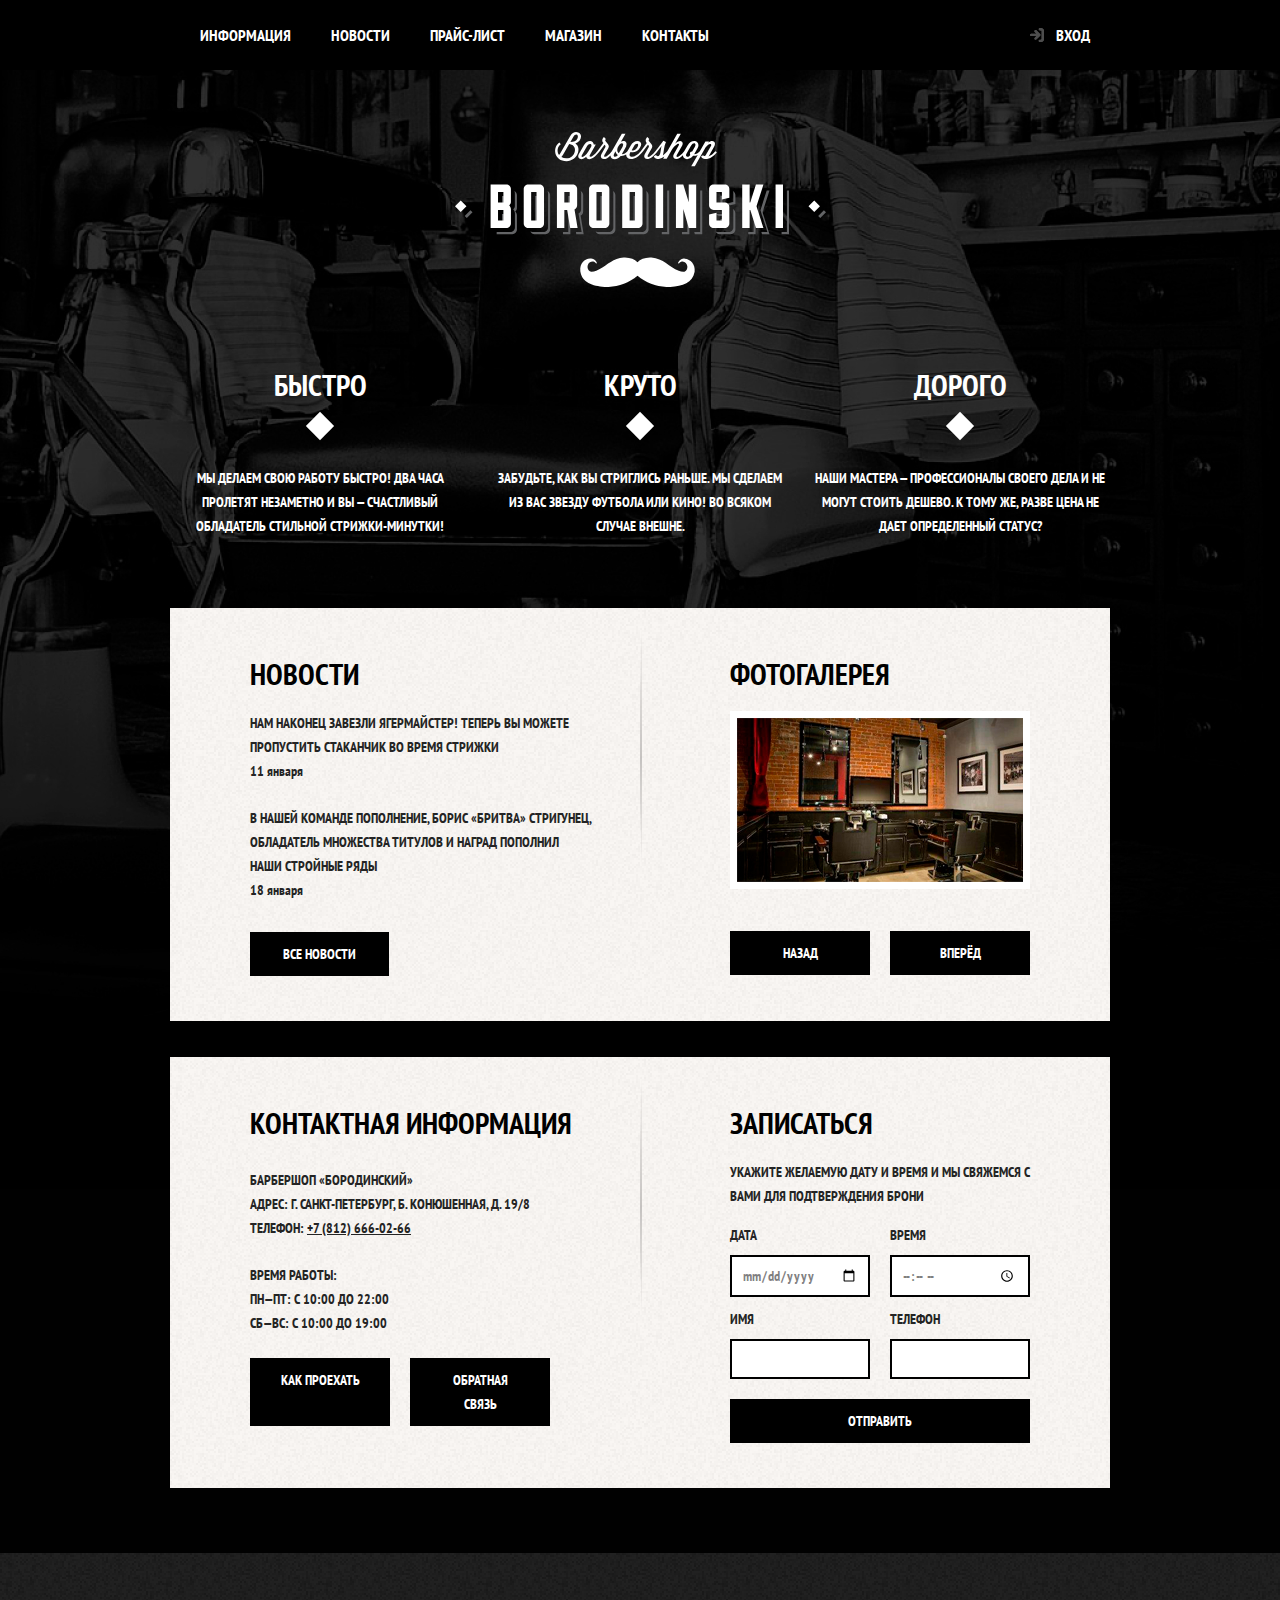
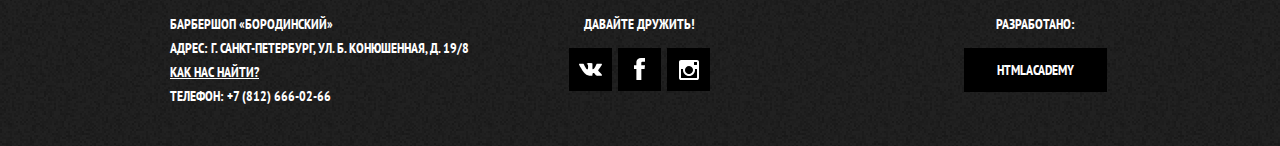
<file: index.html>
<!DOCTYPE html>
<html class="page" lang="ru">

<head>
  <meta charset="utf-8">
  <title>Главная</title>

  <link rel="stylesheet" href="css/normalize.css">
  <link rel="stylesheet" href="css/style.css">

  <link rel="apple-touch-icon" sizes="57x57" href="img/favicon/apple-icon-57x57.png">
  <link rel="apple-touch-icon" sizes="60x60" href="img/favicon/apple-icon-60x60.png">
  <link rel="apple-touch-icon" sizes="72x72" href="img/favicon/apple-icon-72x72.png">
  <link rel="apple-touch-icon" sizes="76x76" href="img/favicon/apple-icon-76x76.png">
  <link rel="apple-touch-icon" sizes="114x114" href="img/favicon/apple-icon-114x114.png">
  <link rel="apple-touch-icon" sizes="120x120" href="img/favicon/apple-icon-120x120.png">
  <link rel="apple-touch-icon" sizes="144x144" href="img/favicon/apple-icon-144x144.png">
  <link rel="apple-touch-icon" sizes="152x152" href="img/favicon/apple-icon-152x152.png">
  <link rel="apple-touch-icon" sizes="180x180" href="img/favicon/apple-icon-180x180.png">
  <link rel="icon" type="image/png" sizes="192x192" href="img/favicon/android-icon-192x192.png">
  <link rel="icon" type="image/png" sizes="32x32" href="img/favicon/favicon-32x32.png">
  <link rel="icon" type="image/png" sizes="96x96" href="img/favicon/favicon-96x96.png">
  <link rel="icon" type="image/png" sizes="16x16" href="img/favicon/favicon-16x16.png">
  <link rel="manifest" href="img/favicon/manifest.json">
  <meta name="msapplication-TileColor" content="#ffffff">
  <meta name="msapplication-TileImage" content="img/favicon/ms-icon-144x144.png">
  <meta name="theme-color" content="#000000">

</head>

<body class="body-grid">
  <!-- шапка  -->
  <header class="header">
    <nav class="navigation navigation-grid">

      <a class="navigation__logo-link">
        <img class="navigation__logo-image" src="img/logo-index.svg" alt="логотип барбершопа Бородинский" width="371"
          height="155">
      </a>

      <div class="header__wrap">
        <div class="header__wrapper-grid">

          <ul class="navigation__list">
            <li class="navigation__item"><a class="navigation__link" href="#">Информация</a></li>
            <li class="navigation__item"><a class="navigation__link" href="#">Новости</a></li>
            <li class="navigation__item"><a class="navigation__link" href="price.html">Прайс-лист</a></li>
            <li class="navigation__item"><a class="navigation__link" href="catalog.html">Магазин</a></li>
            <li class="navigation__item"><a class="navigation__link" href="#">Контакты</a></li>
          </ul>

          <a class="navigation__link  navigation__login" href="#" id="user-login">Вход</a>

        </div>
      </div>
    </nav>
  </header>

  <main class="content">
    <div class="wrapper">
      <!-- заголовок страницы  -->
      <h1 class="visually-hidden">Барбершоп «Бородинский»</h1>

      <!-- преимущества  -->
      <section class="advantages">
        <h2 class="visually-hidden">Преимущества барбершопа</h2>
        <ul class="advantages__list advantages-grid">
          <li class="advantages__item">
            <span class="advantages__title  title">Быстро</span>
            <p>Мы делаем свою работу быстро! Два часа пролетят незаметно и вы — счастливый обладатель стильной
              стрижки-минутки!</p>
          </li>
          <li class="advantages__item">
            <span class="advantages__title title">Круто</span>
            <p>забудьте, как вы стриглись раньше. Мы сделаем из вас звезду футбола или кино! Во всяком случае внешне.
            </p>
          </li>
          <li class="advantages__item">
            <span class="advantages__title title">Дорого</span>
            <p>Наши мастера — профессионалы своего дела и не могут стоить дешево. к тому же, разве цена не дает
              определенный статус?</p>
          </li>
        </ul>
      </section>
      <div class="sections-wrapper content__wrapper-grid">
        <!-- новости  -->
        <section class="news">
          <h2 class="title">Новости</h2>
          <ul class="news__list">
            <li class="news__item">
              <article class="news__card">
                <a class="news__link" href="#">
                  <h3 class="news__text">Нам наконец завезли ягермайстер! теперь вы можете пропустить стаканчик во время
                    стрижки</h3>
                </a>
                <time class="news__date" datetime="2021-01-11">11 января</time>
              </article>
            </li>
            <li class="news__item">
              <article class="news__card">
                <a class="news__link" href="#">
                  <h3 class="news__text">В нашей команде пополнение, борис «бритва» стригунец, обладатель множества
                    титулов и
                    наград пополнил наши
                    стройные ряды</h3>
                </a>
                <time class="news__date" datetime="2021-01-18">18 января</time>
              </article>
            </li>
          </ul>

          <a class="button" href="blog.html">Все новости</a>
        </section>

        <!-- фотогалерея  -->
        <section class="photo-gallery">
          <h2 class="title">Фотогалерея</h2>
          <figure class="photo-gallery__wrapper">
            <a class="photo-gallery__link" href="">
              <img class="photo-gallery__img" src="img/photo.jpg" alt="фотография интерьера барбершопа" width="286"
                height="164">
            </a>
          </figure>
          <div class="buttons-wrap">
          <button class="button" type="button" disabled>Назад</button>
          <button class="button" type="button">Вперёд</button>
          </div>
        </section>
      </div>
      <div class="sections-wrapper content__wrapper-grid">
        <!-- контакты  -->
        <section class="contacts">
          <h2 class="title">Контактная информация</h2>

          <p class="contacts__text">Барбершоп «Бородинский»<br>
            Адрес: г. санкт-петербург, б. конюшенная, д. 19/8<br>
            телефон: <a class="contacts__link" href="tel:88126660266">+7 (812) 666-02-66</a></p>

          <p class="contacts__text">Время работы:<br>
            пн—пт: с 10:00 до 22:00<br>
            сб—вс: с 10:00 до 19:00</p>

          <div class="buttons-wrap">
            <a class="button" href="#" id="how-to-get">Как проехать</a>
            <a class="button" href="#">Обратная связь</a>
          </div>
        </section>

        <!-- записаться  -->
        <section class="appointment">
          <h2 class="title">Записаться</h2>
          <p class="appointment__text">укажите желаемую дату и время и мы свяжемся с вами для подтверждения брони</p>
          <!-- форма обратной связи  -->
          <form class="form" action="https://echo.htmlacademy.ru" method="get">
            <label class="form__label">Дата
              <input class="form__input" type="date">
            </label>
            <label class="form__label">Время
              <input class="form__input" type="time">
            </label>
            <label class="form__label">Имя
              <input class="form__input" type="text">
            </label>
            <label class="form__label">Телефон
              <input class="form__input" type="tel">
            </label>
            <button class="button" type="submit">Отправить</button>
          </form>
        </section>
      </div>
    </div>
  </main>
  <!-- подвал -->
  <footer class="footer">
    <div class="wrapper  footer-grid">
      <!-- контактная информация  -->
      <div class="footer__contacts">
        <p class="text">Барбершоп «Бородинский»<br>
          адрес: г. Санкт-Петербург, ул. б. Конюшенная, д. 19/8<br>
          <a class="footer__link" href="#" id="how-to-find">как нас найти?</a><br>
          <a class="footer__tel" href="tel:88126660266">телефон: +7 (812) 666-02-66</a></p>
      </div>

      <!-- социальные сети  -->
      <div class="footer__social">
        <span class="footer__title">Давайте дружить!</span>
        <ul class="social">
          <li class="social__item">
            <a class="social__link" href="">
              <svg class="social__icon" width="27" height="15" viewBox="0 0 27 15" fill="none"
                xmlns="http://www.w3.org/2000/svg">
                <path
                  d="M26.7852 13.4705L26.6932 13.3017C25.9568 12.1851 25.0533 11.181 24.0123 10.3226C23.6176 9.9675 23.2419 9.59296 22.8868 9.20048C22.7231 9.05323 22.6134 8.85804 22.5746 8.64469C22.5358 8.43134 22.57 8.21152 22.6719 8.01877C23.0199 7.38381 23.4385 6.78774 23.9202 6.24123L24.8309 5.07938C26.4476 2.994 27.1297 1.66994 26.8773 1.10722L26.7852 0.978128C26.6739 0.867803 26.5316 0.791806 26.376 0.75966C26.079 0.699976 25.7725 0.699976 25.4755 0.75966H21.4952C21.4056 0.730149 21.3085 0.730149 21.2189 0.75966H20.912C20.8515 0.795206 20.7992 0.842544 20.7585 0.898685C20.696 0.970665 20.6443 1.05091 20.605 1.13701C20.1842 2.19038 19.6849 3.2126 19.1111 4.19557C18.7632 4.75167 18.446 5.18861 18.1493 5.65534C17.9257 5.96934 17.6759 6.26494 17.4023 6.53914C17.2315 6.70835 17.0504 6.86752 16.86 7.0158C16.7066 7.13496 16.5838 7.18462 16.5019 7.16476L16.2666 7.1151C16.1331 7.03045 16.0239 6.91427 15.9494 6.77747C15.8582 6.61478 15.8025 6.43564 15.7857 6.25116V1.61367C15.8061 1.40893 15.8061 1.20274 15.7857 0.997989C15.7535 0.847961 15.7055 0.701545 15.6424 0.561052C15.5844 0.422894 15.4845 0.305132 15.3559 0.223419C15.1953 0.139995 15.0229 0.0797784 14.8443 0.0446722C14.2182 -0.0148907 13.5877 -0.0148907 12.9616 0.0446722C11.8363 -0.0569479 10.7013 0.0474765 9.61568 0.352514C9.41282 0.453501 9.23211 0.591779 9.0836 0.75966C8.90966 0.958267 8.88919 1.0675 9.01198 1.08736C9.24707 1.09824 9.47735 1.15586 9.68856 1.25664C9.89977 1.35742 10.0874 1.49922 10.2398 1.67325L10.3217 1.83214C10.4142 2.0359 10.4828 2.24908 10.5263 2.46769C10.5874 2.79606 10.6284 3.12765 10.6491 3.46072C10.69 4.02606 10.69 4.59348 10.6491 5.15882C10.6491 5.63548 10.557 6.0029 10.5161 6.26109C10.4665 6.50044 10.3729 6.72917 10.2398 6.93636C10.1955 7.04382 10.1407 7.14691 10.0761 7.2442L10.0045 7.31371C9.88305 7.35674 9.75516 7.38022 9.62591 7.38322C9.47205 7.34127 9.33138 7.26278 9.21662 7.15483C9.00308 7.00048 8.80751 6.824 8.63339 6.62852C8.38531 6.33712 8.15959 6.02845 7.95807 5.70499C7.66977 5.24549 7.40678 4.77147 7.17019 4.28495L6.93485 3.89766L6.35162 2.78546C6.11379 2.32023 5.90202 1.84287 5.71722 1.35548C5.6538 1.17952 5.53586 1.0269 5.37956 0.918546H5.30794C5.25443 0.857553 5.19244 0.804079 5.12376 0.75966C5.00502 0.71593 4.88138 0.685932 4.7554 0.670286L0.91834 0.700077C0.77256 0.688365 0.625887 0.707123 0.48821 0.755088C0.350534 0.803052 0.225054 0.879109 0.120232 0.978128H0.0076781C-0.00255937 1.05061 -0.00255937 1.12411 0.0076781 1.1966C0.0191868 1.32189 0.046683 1.44531 0.0895354 1.56402C0.655715 2.88807 1.26964 4.12937 1.93132 5.28791C2.58618 6.46963 3.15918 7.42295 3.64009 8.14786C4.12101 8.87278 4.66331 9.55798 5.15445 10.2035C5.6456 10.8489 6.03442 11.266 6.17767 11.4448L6.55626 11.8519L6.90415 12.1895C7.22683 12.4698 7.56868 12.7286 7.92737 12.9641C8.39965 13.2994 8.89163 13.6078 9.4008 13.8876C9.98161 14.1995 10.6003 14.4397 11.2426 14.6026C11.9109 14.8057 12.6094 14.8997 13.3095 14.8807H14.9262C15.2054 14.8784 15.4729 14.7717 15.6731 14.5828V14.5132C15.7177 14.4349 15.752 14.3515 15.7754 14.265C15.7856 14.1427 15.7856 14.0198 15.7754 13.8976C15.765 13.5444 15.7959 13.1913 15.8675 12.8449C15.9086 12.5997 15.9879 12.3619 16.1029 12.1399C16.1803 11.9906 16.2803 11.8533 16.3996 11.7327L16.6349 11.5341H16.7475C16.888 11.5053 17.0336 11.5092 17.1723 11.5455C17.311 11.5817 17.4389 11.6493 17.5456 11.7427C17.8627 11.971 18.1481 12.238 18.3949 12.5371C18.6609 12.8449 18.9883 13.2024 19.3567 13.5798C19.6657 13.9047 20.0086 14.1975 20.3799 14.4537L20.6664 14.6125C20.8944 14.7417 21.1385 14.8419 21.3929 14.9105C21.6417 14.9979 21.9095 15.0218 22.1705 14.98L25.803 14.8807C26.0866 14.8985 26.3699 14.8401 26.6215 14.7118C26.7017 14.6761 26.7738 14.6252 26.8335 14.5621C26.8933 14.499 26.9395 14.425 26.9694 14.3444C27.0102 14.1947 27.0102 14.0373 26.9694 13.8876C26.951 13.7615 26.9166 13.6381 26.8671 13.5202L26.7852 13.4705Z"
                  fill="#ffffff" />
              </svg>
              <span class="visually-hidden">Вконтакте</span>
            </a>
          </li>
          <li class="social__item">
            <a class="social__link" href="">
              <svg class="social__icon" width="11" height="23" viewBox="0 0 11 23" fill="none"
                xmlns="http://www.w3.org/2000/svg">
                <path
                  d="M3.62378 1.13123C4.59355 0.376244 5.82388 -0.0252255 7.08674 0.00122876H11V3.86123H8.46979C8.19886 3.85027 7.93242 3.92836 7.7169 4.08187C7.50138 4.23537 7.35045 4.45457 7.29045 4.70123V7.28123H11C10.9142 8.52123 10.7212 9.76123 10.5604 11.0012H7.34405V22.0012H2.40156V11.0012H0V7.30123H2.38012V3.71123C2.43182 2.7359 2.87591 1.81461 3.62378 1.13123Z"
                  fill="#ffffff" />
              </svg>
              <span class="visually-hidden">Фэйсбук</span>
            </a>
          </li>
          <li class="social__item">
            <a class="social__link" href="">
              <svg class="social__icon" width="20" height="20" viewBox="0 0 20 20" fill="none"
                xmlns="http://www.w3.org/2000/svg">
                <path
                  d="M18 0H2C1.46957 0 0.960859 0.210714 0.585786 0.585786C0.210714 0.960859 0 1.46957 0 2L0 18C0 18.5304 0.210714 19.0391 0.585786 19.4142C0.960859 19.7893 1.46957 20 2 20H18C18.5304 20 19.0391 19.7893 19.4142 19.4142C19.7893 19.0391 20 18.5304 20 18V2C20 1.46957 19.7893 0.960859 19.4142 0.585786C19.0391 0.210714 18.5304 0 18 0V0ZM10 6C10.7911 6 11.5645 6.2346 12.2223 6.67412C12.8801 7.11365 13.3928 7.73836 13.6955 8.46927C13.9983 9.20017 14.0775 10.0044 13.9231 10.7804C13.7688 11.5563 13.3878 12.269 12.8284 12.8284C12.269 13.3878 11.5563 13.7688 10.7804 13.9231C10.0044 14.0775 9.20017 13.9983 8.46927 13.6955C7.73836 13.3928 7.11365 12.8801 6.67412 12.2223C6.2346 11.5645 6 10.7911 6 10C6 8.93913 6.42143 7.92172 7.17157 7.17157C7.92172 6.42143 8.93913 6 10 6ZM2.5 18C2.43825 18.0041 2.37631 17.9959 2.31772 17.976C2.25914 17.956 2.20507 17.9247 2.15861 17.8839C2.11215 17.843 2.07423 17.7933 2.04701 17.7377C2.01979 17.6822 2.00382 17.6218 2 17.56V9H4.1C4.01687 9.32646 3.98316 9.66354 4 10C4 11.5913 4.63214 13.1174 5.75736 14.2426C6.88258 15.3679 8.4087 16 10 16C11.5913 16 13.1174 15.3679 14.2426 14.2426C15.3679 13.1174 16 11.5913 16 10C16.0168 9.66354 15.9831 9.32646 15.9 9H18V17.5C18.0041 17.5617 17.9959 17.6237 17.976 17.6823C17.956 17.7409 17.9247 17.7949 17.8839 17.8414C17.843 17.8878 17.7933 17.9258 17.7377 17.953C17.6822 17.9802 17.6218 17.9962 17.56 18H2.5ZM18 4.5C18.0041 4.56175 17.9959 4.62369 17.976 4.68228C17.956 4.74086 17.9247 4.79493 17.8839 4.84139C17.843 4.88785 17.7933 4.92577 17.7377 4.95299C17.6822 4.98021 17.6218 4.99618 17.56 5H15.5C15.4383 5.00407 15.3763 4.9959 15.3177 4.97597C15.2591 4.95604 15.2051 4.92473 15.1586 4.88385C15.1122 4.84297 15.0742 4.79332 15.047 4.73774C15.0198 4.68217 15.0038 4.62176 15 4.56V2.5C14.9959 2.43825 15.0041 2.37631 15.024 2.31772C15.044 2.25914 15.0753 2.20507 15.1161 2.15861C15.157 2.11215 15.2067 2.07423 15.2623 2.04701C15.3178 2.01979 15.3782 2.00382 15.44 2H17.5C17.5617 1.99593 17.6237 2.0041 17.6823 2.02403C17.7409 2.04396 17.7949 2.07527 17.8414 2.11615C17.8878 2.15703 17.9258 2.20668 17.953 2.26226C17.9802 2.31783 17.9962 2.37824 18 2.44V4.5Z"
                  fill="#ffffff" />
              </svg>
              <span class="visually-hidden">Инстаграм</span>
            </a>
          </li>
        </ul>
      </div>

      <!-- Копирайт разработчиков  -->
      <div class="footer__copyright">
        <span class="footer__title">Разработано:</span>
        <a class="button" href="https://htmlacademy.ru/intensive/htmlcss" target="_blank">htmlacademy</a>
      </div>
    </div>

  </footer>

  <!-- модальные окна  -->
  <section class="modal  modal--login" id="modal-login">
    <h2 class="title">Личный кабинет</h2>
    <p class="text">Введите пожалуйста свой логин и пароль</p>
    <form class="form login-form" action="https://echo.htmlacademy.ru" method="get">
      <label class="form__label" aria-label="Логин">
        <input class="form__input" type="text" placeholder="email@example.com" name="login">
      </label>
      <label class="form__label" aria-label="Пароль">
        <input class="form__input" type="password" name="password">
      </label>

      <label class="form__label  form__label--remember">
        <input class="visually-hidden" type="checkbox" checked /><span class="form__label-wrap">Запомнить меня</span></label>

      <a class="form__link" href="recovery.html">Я забыл пароль!</a>

      <button class="button" type="submit">Войти</button>
    </form>
    <button class="button-close" type="button" title="Закрыть окно" aria-label="Закрыть окно" id="close-modal-login"></button>
  </section>

  <!-- Карта  -->
  <section class="modal  modal--map" id="modal-map">
    <h2 class="visually-hidden">Как до нас добраться</h2>
    <!-- интерактивная яндекс карта  -->
    <div class="modal-wrapper">
      <script async
        src="https://api-maps.yandex.ru/services/constructor/1.0/js/?um=constructor%3A035646bfae7d22da8bd9b4a44b756040967129c75682170e4246e8dd197d1c04&amp;width=766&amp;height=560&amp;lang=ru_RU&amp;scroll=true">
      </script>
    </div>
    <button class="button-close" type="button" title="Закрыть окно" aria-label="Закрыть окно" id="close-modal-map"></button>
  </section>

  <!-- toasty -->
  <img class="toasty" src="img/toasty.png" alt="привет из Мортал Комбат!" id="toasty">

  <script src="js/main.js"></script>

</body>

</html>
</file>
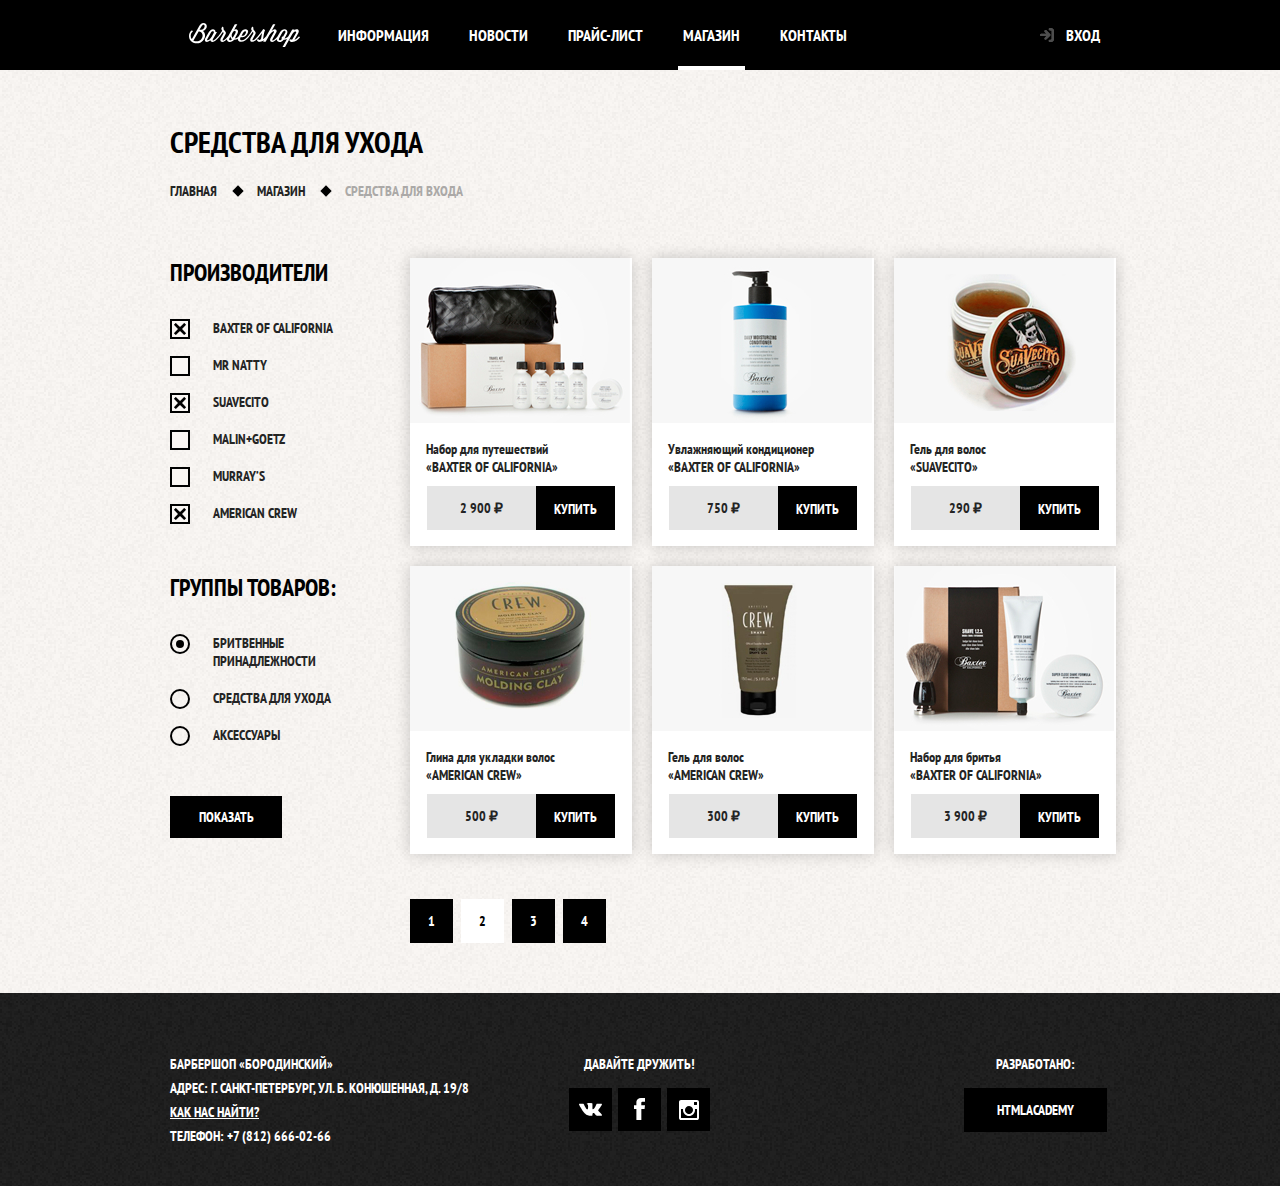
<file: catalog.html>
<!DOCTYPE html>
<html class="page page--inner" lang="ru">

<head>
  <meta charset="utf-8">
  <title>Магазин</title>

  <link rel="stylesheet" href="css/normalize.css">
  <link rel="stylesheet" href="css/style.css">

  <link rel="apple-touch-icon" sizes="57x57" href="img/favicon/apple-icon-57x57.png">
  <link rel="apple-touch-icon" sizes="60x60" href="img/favicon/apple-icon-60x60.png">
  <link rel="apple-touch-icon" sizes="72x72" href="img/favicon/apple-icon-72x72.png">
  <link rel="apple-touch-icon" sizes="76x76" href="img/favicon/apple-icon-76x76.png">
  <link rel="apple-touch-icon" sizes="114x114" href="img/favicon/apple-icon-114x114.png">
  <link rel="apple-touch-icon" sizes="120x120" href="img/favicon/apple-icon-120x120.png">
  <link rel="apple-touch-icon" sizes="144x144" href="img/favicon/apple-icon-144x144.png">
  <link rel="apple-touch-icon" sizes="152x152" href="img/favicon/apple-icon-152x152.png">
  <link rel="apple-touch-icon" sizes="180x180" href="img/favicon/apple-icon-180x180.png">
  <link rel="icon" type="image/png" sizes="192x192" href="img/favicon/android-icon-192x192.png">
  <link rel="icon" type="image/png" sizes="32x32" href="img/favicon/favicon-32x32.png">
  <link rel="icon" type="image/png" sizes="96x96" href="img/favicon/favicon-96x96.png">
  <link rel="icon" type="image/png" sizes="16x16" href="img/favicon/favicon-16x16.png">
  <link rel="manifest" href="img/favicon/manifest.json">
  <meta name="msapplication-TileColor" content="#ffffff">
  <meta name="msapplication-TileImage" content="img/favicon/ms-icon-144x144.png">
  <meta name="theme-color" content="#000000">

</head>

<body class="body-grid">
  <!-- шапка  -->
  <header class="header">
    <div class="wrapper">
      <nav class="navigation navigation-grid">

        <a href="index.html" class="navigation__logo-link">
          <img class="navigation__logo-image" src="img/logo.svg" alt="логотип барбершопа Бородинский" width="111"
            height="24">
        </a>

        <div class="header__wrap">
          <div class="header__wrapper-grid">

            <ul class="navigation__list">
              <li class="navigation__item"><a class="navigation__link" href="#">Информация</a></li>
              <li class="navigation__item"><a class="navigation__link" href="#">Новости</a></li>
              <li class="navigation__item"><a class="navigation__link" href="price.html">Прайс-лист</a></li>
              <li class="navigation__item"><a class="navigation__link">Магазин</a></li>
              <li class="navigation__item"><a class="navigation__link" href="#">Контакты</a></li>
            </ul>

            <a class="navigation__link  navigation__login" href="#" id="user-login">Вход</a>

          </div>
        </div>
      </nav>
    </div>
  </header>

  <main>
    <div class="wrapper">
      <div class="content-grid">
        <!-- заголовок страницы  -->
        <h1 class="title">Средства для ухода</h1>

        <!-- хлебные крошки  -->
        <ul class="breadcrumbs">
          <li class="breadcrumbs__item"><a class="breadcrumbs__link" href="index.html">Главная</a></li>
          <li class="breadcrumbs__item"><a class="breadcrumbs__link" href="shop.html">Магазин</a></li>
          <li class="breadcrumbs__item"><a class="breadcrumbs__link">Средства для входа</a></li>
        </ul>

        <!-- фильтр товаров  -->
        <section class="filter">
          <h2 class="visually-hidden">Фильтр товаров</h2>
          <form class="form" action="https://echo.htmlacademy.ru" method="get">
            <fieldset class="form__group-wrapper">
              <legend class="form__group-title">Производители</legend>
              <label class="form__label">
                <input class="visually-hidden" type="checkbox" name="baxter" value="Baxter of California" checked>
                <span class="form__label-wrap">Baxter of California</span>
              </label>
              <label class="form__label">
                <input class="visually-hidden" type="checkbox" name="natty" value="Mr Natty">
                <span class="form__label-wrap">Mr Natty</span>
              </label>
              <label class="form__label">
                <input class="visually-hidden" type="checkbox" name="suavecito" value="Suavecito" checked>
                <span class="form__label-wrap">Suavecito</span>
              </label>
              <label class="form__label">
                <input class="visually-hidden" type="checkbox" name="malingoetz" value="Malin+Goetz">
                <span class="form__label-wrap">Malin+Goetz</span>
              </label>
              <label class="form__label">
                <input class="visually-hidden" type="checkbox" name="murray" value="Murray’s">
                <span class="form__label-wrap">Murray’s</span>
              </label>
              <label class="form__label">
                <input class="visually-hidden" type="checkbox" name="americancrew" value="American Crew" checked>
                <span class="form__label-wrap">American Crew</span>
              </label>
            </fieldset>

            <fieldset class="form__group-wrapper">
              <legend class="form__group-title">Группы товаров:</legend>

              <label class="form__label">
                <input class="visually-hidden" type="radio" name="catalog-group" value="Бритвенные принадлежности"
                  checked>
                <span class="form__label-wrap">Бритвенные принадлежности</span>
              </label>
              <label class="form__label">
                <input class="visually-hidden" type="radio" name="catalog-group" value="Средства для ухода">
                <span class="form__label-wrap">Средства для ухода</span>
              </label>
              <label class="form__label">
                <input class="visually-hidden" type="radio" name="catalog-group" value="Бритвенные принадлежности">
                <span class="form__label-wrap">Аксессуары</span>
              </label>
            </fieldset>

            <button class="filter__button  button" type="submit">Показать</button>
          </form>
        </section>

        <!-- список карточек для ухода  -->
        <section class="catalog">
          <h2 class="visually-hidden">Список средств для ухода</h2>
          <!-- карточки товаров  -->
          <ul class="catalog__list catalog__card-grid">
            <li class="catalog__item">
              <article class="card-product">
                <a class="card-product__link" href="product.html">
                  <img class="card-product__img" src="img/shop/1.jpg" alt="фото товара" width="220" height="165">
                  <h3 class="card-product__name">Набор для путешествий
                    <span>«Baxter of California»</span></h3>
                </a>
                <div class="decision">
                  <span class="decision__price">2 900 ₽</span>
                  <button class="button" type="button">Купить</button>
                </div>
              </article>
            </li>
            <li class="catalog__item">
              <article class="card-product">
                <a class="card-product__link" href="product.html">
                  <img class="card-product__img" src="img/shop/2.jpg" alt="Baxter of California" width="220"
                    height="165">
                  <h3 class="card-product__name">Увлажняющий кондиционер
                    <span>«Baxter of California»</span></h3>
                </a>
                <div class="decision">
                  <span class="decision__price">750 ₽</span>
                  <button class="button" type="button">Купить</button>
                </div>
              </article>
            </li>
            <li class="catalog__item">
              <article class="card-product">
                <a class="card-product__link" href="product.html">
                  <img class="card-product__img" src="img/shop/3.jpg" alt="suavecito" width="220" height="165">
                  <h3 class="card-product__name">Гель для волос
                    <span>«Suavecito»</span></h3>
                </a>
                <div class="decision">
                  <span class="decision__price">290 ₽</span>
                  <button class="button" type="button">Купить</button>
                </div>
              </article>
            </li>
            <li class="catalog__item">
              <article class="card-product">
                <a class="card-product__link" href="product.html">
                  <img class="card-product__img" src="img/shop/4.jpg" alt="глина american crew" width="220"
                    height="165">
                  <h3 class="card-product__name">Глина для укладки волос
                    <span>«American crew»</span></h3>
                </a>
                <div class="decision">
                  <span class="decision__price">500 ₽</span>
                  <button class="button" type="button">Купить</button>
                </div>
              </article>
            </li>
            <li class="catalog__item">
              <article class="card-product">
                <a class="card-product__link" href="product.html">
                  <img class="card-product__img" src="img/shop/5.jpg" alt="гель american crew" width="220" height="165">
                  <h3 class="card-product__name">Гель для волос
                    <span>«American crew»</span></h3>
                </a>
                <div class="decision">
                  <span class="decision__price">300 ₽</span>
                  <button class="button" type="button">Купить</button>
                </div>
              </article>
            </li>
            <li class="catalog__item">
              <article class="card-product">
                <a class="card-product__link" href="product.html">
                  <img class="card-product__img" src="img/shop/6.jpg" alt="Baxter of California" width="220"
                    height="165">
                  <h3 class="card-product__name">Набор для бритья
                    <span>«Baxter of California»</span></h3>
                </a>
                <div class="decision">
                  <span class="decision__price">3 900 ₽</span>
                  <button class="button" type="button">Купить</button>
                </div>
              </article>
            </li>
          </ul>

          <!-- постраничная пагинация  -->
          <ul class="pagination">
            <li class="pagination__item">
              <a class="pagination__link" href="">1</a>
            </li>
            <li class="pagination__item">
              <a class="pagination__link">2</a>
            </li>
            <li class="pagination__item">
              <a class="pagination__link" href="">3</a>
            </li>
            <li class="pagination__item">
              <a class="pagination__link" href="">4</a>
            </li>
          </ul>
        </section>
      </div>

    </div>
  </main>
  <!-- подвал -->
  <footer class="footer">
    <div class="wrapper  footer-grid">
      <!-- контактная информация  -->
      <div class="footer__contacts">
        <p class="text">Барбершоп «Бородинский»<br>
          адрес: г. Санкт-Петербург, ул. б. Конюшенная, д. 19/8<br>
          <a class="footer__link" href="#" id="how-to-find">как нас найти?</a><br>
          <a class="footer__tel" href="tel:88126660266">телефон: +7 (812) 666-02-66</a></p>
      </div>

      <!-- социальные сети  -->
      <div class="footer__social">
        <span class="footer__title">Давайте дружить!</span>
        <ul class="social">
          <li class="social__item">
            <a class="social__link" href="">
              <svg class="social__icon" width="27" height="15" viewBox="0 0 27 15" fill="none"
                xmlns="http://www.w3.org/2000/svg">
                <path
                  d="M26.7852 13.4705L26.6932 13.3017C25.9568 12.1851 25.0533 11.181 24.0123 10.3226C23.6176 9.9675 23.2419 9.59296 22.8868 9.20048C22.7231 9.05323 22.6134 8.85804 22.5746 8.64469C22.5358 8.43134 22.57 8.21152 22.6719 8.01877C23.0199 7.38381 23.4385 6.78774 23.9202 6.24123L24.8309 5.07938C26.4476 2.994 27.1297 1.66994 26.8773 1.10722L26.7852 0.978128C26.6739 0.867803 26.5316 0.791806 26.376 0.75966C26.079 0.699976 25.7725 0.699976 25.4755 0.75966H21.4952C21.4056 0.730149 21.3085 0.730149 21.2189 0.75966H20.912C20.8515 0.795206 20.7992 0.842544 20.7585 0.898685C20.696 0.970665 20.6443 1.05091 20.605 1.13701C20.1842 2.19038 19.6849 3.2126 19.1111 4.19557C18.7632 4.75167 18.446 5.18861 18.1493 5.65534C17.9257 5.96934 17.6759 6.26494 17.4023 6.53914C17.2315 6.70835 17.0504 6.86752 16.86 7.0158C16.7066 7.13496 16.5838 7.18462 16.5019 7.16476L16.2666 7.1151C16.1331 7.03045 16.0239 6.91427 15.9494 6.77747C15.8582 6.61478 15.8025 6.43564 15.7857 6.25116V1.61367C15.8061 1.40893 15.8061 1.20274 15.7857 0.997989C15.7535 0.847961 15.7055 0.701545 15.6424 0.561052C15.5844 0.422894 15.4845 0.305132 15.3559 0.223419C15.1953 0.139995 15.0229 0.0797784 14.8443 0.0446722C14.2182 -0.0148907 13.5877 -0.0148907 12.9616 0.0446722C11.8363 -0.0569479 10.7013 0.0474765 9.61568 0.352514C9.41282 0.453501 9.23211 0.591779 9.0836 0.75966C8.90966 0.958267 8.88919 1.0675 9.01198 1.08736C9.24707 1.09824 9.47735 1.15586 9.68856 1.25664C9.89977 1.35742 10.0874 1.49922 10.2398 1.67325L10.3217 1.83214C10.4142 2.0359 10.4828 2.24908 10.5263 2.46769C10.5874 2.79606 10.6284 3.12765 10.6491 3.46072C10.69 4.02606 10.69 4.59348 10.6491 5.15882C10.6491 5.63548 10.557 6.0029 10.5161 6.26109C10.4665 6.50044 10.3729 6.72917 10.2398 6.93636C10.1955 7.04382 10.1407 7.14691 10.0761 7.2442L10.0045 7.31371C9.88305 7.35674 9.75516 7.38022 9.62591 7.38322C9.47205 7.34127 9.33138 7.26278 9.21662 7.15483C9.00308 7.00048 8.80751 6.824 8.63339 6.62852C8.38531 6.33712 8.15959 6.02845 7.95807 5.70499C7.66977 5.24549 7.40678 4.77147 7.17019 4.28495L6.93485 3.89766L6.35162 2.78546C6.11379 2.32023 5.90202 1.84287 5.71722 1.35548C5.6538 1.17952 5.53586 1.0269 5.37956 0.918546H5.30794C5.25443 0.857553 5.19244 0.804079 5.12376 0.75966C5.00502 0.71593 4.88138 0.685932 4.7554 0.670286L0.91834 0.700077C0.77256 0.688365 0.625887 0.707123 0.48821 0.755088C0.350534 0.803052 0.225054 0.879109 0.120232 0.978128H0.0076781C-0.00255937 1.05061 -0.00255937 1.12411 0.0076781 1.1966C0.0191868 1.32189 0.046683 1.44531 0.0895354 1.56402C0.655715 2.88807 1.26964 4.12937 1.93132 5.28791C2.58618 6.46963 3.15918 7.42295 3.64009 8.14786C4.12101 8.87278 4.66331 9.55798 5.15445 10.2035C5.6456 10.8489 6.03442 11.266 6.17767 11.4448L6.55626 11.8519L6.90415 12.1895C7.22683 12.4698 7.56868 12.7286 7.92737 12.9641C8.39965 13.2994 8.89163 13.6078 9.4008 13.8876C9.98161 14.1995 10.6003 14.4397 11.2426 14.6026C11.9109 14.8057 12.6094 14.8997 13.3095 14.8807H14.9262C15.2054 14.8784 15.4729 14.7717 15.6731 14.5828V14.5132C15.7177 14.4349 15.752 14.3515 15.7754 14.265C15.7856 14.1427 15.7856 14.0198 15.7754 13.8976C15.765 13.5444 15.7959 13.1913 15.8675 12.8449C15.9086 12.5997 15.9879 12.3619 16.1029 12.1399C16.1803 11.9906 16.2803 11.8533 16.3996 11.7327L16.6349 11.5341H16.7475C16.888 11.5053 17.0336 11.5092 17.1723 11.5455C17.311 11.5817 17.4389 11.6493 17.5456 11.7427C17.8627 11.971 18.1481 12.238 18.3949 12.5371C18.6609 12.8449 18.9883 13.2024 19.3567 13.5798C19.6657 13.9047 20.0086 14.1975 20.3799 14.4537L20.6664 14.6125C20.8944 14.7417 21.1385 14.8419 21.3929 14.9105C21.6417 14.9979 21.9095 15.0218 22.1705 14.98L25.803 14.8807C26.0866 14.8985 26.3699 14.8401 26.6215 14.7118C26.7017 14.6761 26.7738 14.6252 26.8335 14.5621C26.8933 14.499 26.9395 14.425 26.9694 14.3444C27.0102 14.1947 27.0102 14.0373 26.9694 13.8876C26.951 13.7615 26.9166 13.6381 26.8671 13.5202L26.7852 13.4705Z"
                  fill="#ffffff" />
              </svg>
              <span class="visually-hidden">Вконтакте</span>
            </a>
          </li>
          <li class="social__item">
            <a class="social__link" href="">
              <svg class="social__icon" width="11" height="23" viewBox="0 0 11 23" fill="none"
                xmlns="http://www.w3.org/2000/svg">
                <path
                  d="M3.62378 1.13123C4.59355 0.376244 5.82388 -0.0252255 7.08674 0.00122876H11V3.86123H8.46979C8.19886 3.85027 7.93242 3.92836 7.7169 4.08187C7.50138 4.23537 7.35045 4.45457 7.29045 4.70123V7.28123H11C10.9142 8.52123 10.7212 9.76123 10.5604 11.0012H7.34405V22.0012H2.40156V11.0012H0V7.30123H2.38012V3.71123C2.43182 2.7359 2.87591 1.81461 3.62378 1.13123Z"
                  fill="#ffffff" />
              </svg>
              <span class="visually-hidden">Фэйсбук</span>
            </a>
          </li>
          <li class="social__item">
            <a class="social__link" href="">
              <svg class="social__icon" width="20" height="20" viewBox="0 0 20 20" fill="none"
                xmlns="http://www.w3.org/2000/svg">
                <path
                  d="M18 0H2C1.46957 0 0.960859 0.210714 0.585786 0.585786C0.210714 0.960859 0 1.46957 0 2L0 18C0 18.5304 0.210714 19.0391 0.585786 19.4142C0.960859 19.7893 1.46957 20 2 20H18C18.5304 20 19.0391 19.7893 19.4142 19.4142C19.7893 19.0391 20 18.5304 20 18V2C20 1.46957 19.7893 0.960859 19.4142 0.585786C19.0391 0.210714 18.5304 0 18 0V0ZM10 6C10.7911 6 11.5645 6.2346 12.2223 6.67412C12.8801 7.11365 13.3928 7.73836 13.6955 8.46927C13.9983 9.20017 14.0775 10.0044 13.9231 10.7804C13.7688 11.5563 13.3878 12.269 12.8284 12.8284C12.269 13.3878 11.5563 13.7688 10.7804 13.9231C10.0044 14.0775 9.20017 13.9983 8.46927 13.6955C7.73836 13.3928 7.11365 12.8801 6.67412 12.2223C6.2346 11.5645 6 10.7911 6 10C6 8.93913 6.42143 7.92172 7.17157 7.17157C7.92172 6.42143 8.93913 6 10 6ZM2.5 18C2.43825 18.0041 2.37631 17.9959 2.31772 17.976C2.25914 17.956 2.20507 17.9247 2.15861 17.8839C2.11215 17.843 2.07423 17.7933 2.04701 17.7377C2.01979 17.6822 2.00382 17.6218 2 17.56V9H4.1C4.01687 9.32646 3.98316 9.66354 4 10C4 11.5913 4.63214 13.1174 5.75736 14.2426C6.88258 15.3679 8.4087 16 10 16C11.5913 16 13.1174 15.3679 14.2426 14.2426C15.3679 13.1174 16 11.5913 16 10C16.0168 9.66354 15.9831 9.32646 15.9 9H18V17.5C18.0041 17.5617 17.9959 17.6237 17.976 17.6823C17.956 17.7409 17.9247 17.7949 17.8839 17.8414C17.843 17.8878 17.7933 17.9258 17.7377 17.953C17.6822 17.9802 17.6218 17.9962 17.56 18H2.5ZM18 4.5C18.0041 4.56175 17.9959 4.62369 17.976 4.68228C17.956 4.74086 17.9247 4.79493 17.8839 4.84139C17.843 4.88785 17.7933 4.92577 17.7377 4.95299C17.6822 4.98021 17.6218 4.99618 17.56 5H15.5C15.4383 5.00407 15.3763 4.9959 15.3177 4.97597C15.2591 4.95604 15.2051 4.92473 15.1586 4.88385C15.1122 4.84297 15.0742 4.79332 15.047 4.73774C15.0198 4.68217 15.0038 4.62176 15 4.56V2.5C14.9959 2.43825 15.0041 2.37631 15.024 2.31772C15.044 2.25914 15.0753 2.20507 15.1161 2.15861C15.157 2.11215 15.2067 2.07423 15.2623 2.04701C15.3178 2.01979 15.3782 2.00382 15.44 2H17.5C17.5617 1.99593 17.6237 2.0041 17.6823 2.02403C17.7409 2.04396 17.7949 2.07527 17.8414 2.11615C17.8878 2.15703 17.9258 2.20668 17.953 2.26226C17.9802 2.31783 17.9962 2.37824 18 2.44V4.5Z"
                  fill="#ffffff" />
              </svg>
              <span class="visually-hidden">Инстаграм</span>
            </a>
          </li>
        </ul>
      </div>

      <!-- Копирайт разработчиков  -->
      <div class="footer__copyright">
        <span class="footer__title">Разработано:</span>
        <a class="button" href="https://htmlacademy.ru/intensive/htmlcss" target="_blank">htmlacademy</a>
      </div>
    </div>

  </footer>

  <!-- модальные окна  -->
  <section class="modal  modal--login" id="modal-login">
    <h2 class="title">Личный кабинет</h2>
    <p class="text">Введите пожалуйста свой логин и пароль</p>
    <form class="form login-form" action="https://echo.htmlacademy.ru" method="get">
      <label class="form__label" aria-label="Логин">
        <input class="form__input" type="text" placeholder="email@example.com" name="login">
      </label>
      <label class="form__label" aria-label="Пароль">
        <input class="form__input" type="password" name="password">
      </label>

      <label class="form__label  form__label--remember">
        <input class="visually-hidden" type="checkbox" checked /><span class="form__label-wrap">Запомнить
          меня</span></label>

      <a class="form__link" href="recovery.html">Я забыл пароль!</a>

      <button class="button" type="submit">Войти</button>
    </form>
    <button class="button-close" type="button" title="Закрыть окно" aria-label="Закрыть окно"
      id="close-modal-login"></button>
  </section>

  <!-- Карта  -->
  <section class="modal  modal--map" id="modal-map">
    <h2 class="visually-hidden">Как до нас добраться</h2>
    <!-- интерактивная яндекс карта  -->
    <div class="modal-wrapper">
      <script async
        src="https://api-maps.yandex.ru/services/constructor/1.0/js/?um=constructor%3A035646bfae7d22da8bd9b4a44b756040967129c75682170e4246e8dd197d1c04&amp;width=766&amp;height=560&amp;lang=ru_RU&amp;scroll=true">
      </script>
    </div>
    <button class="button-close" type="button" title="Закрыть окно" aria-label="Закрыть окно"
      id="close-modal-map"></button>
  </section>

  <!-- toasty -->
  <img class="toasty" src="img/toasty.png" alt="привет из Мортал Комбат!" id="toasty">

  <script src="js/main.js"></script>

</body>

</html>
</file>
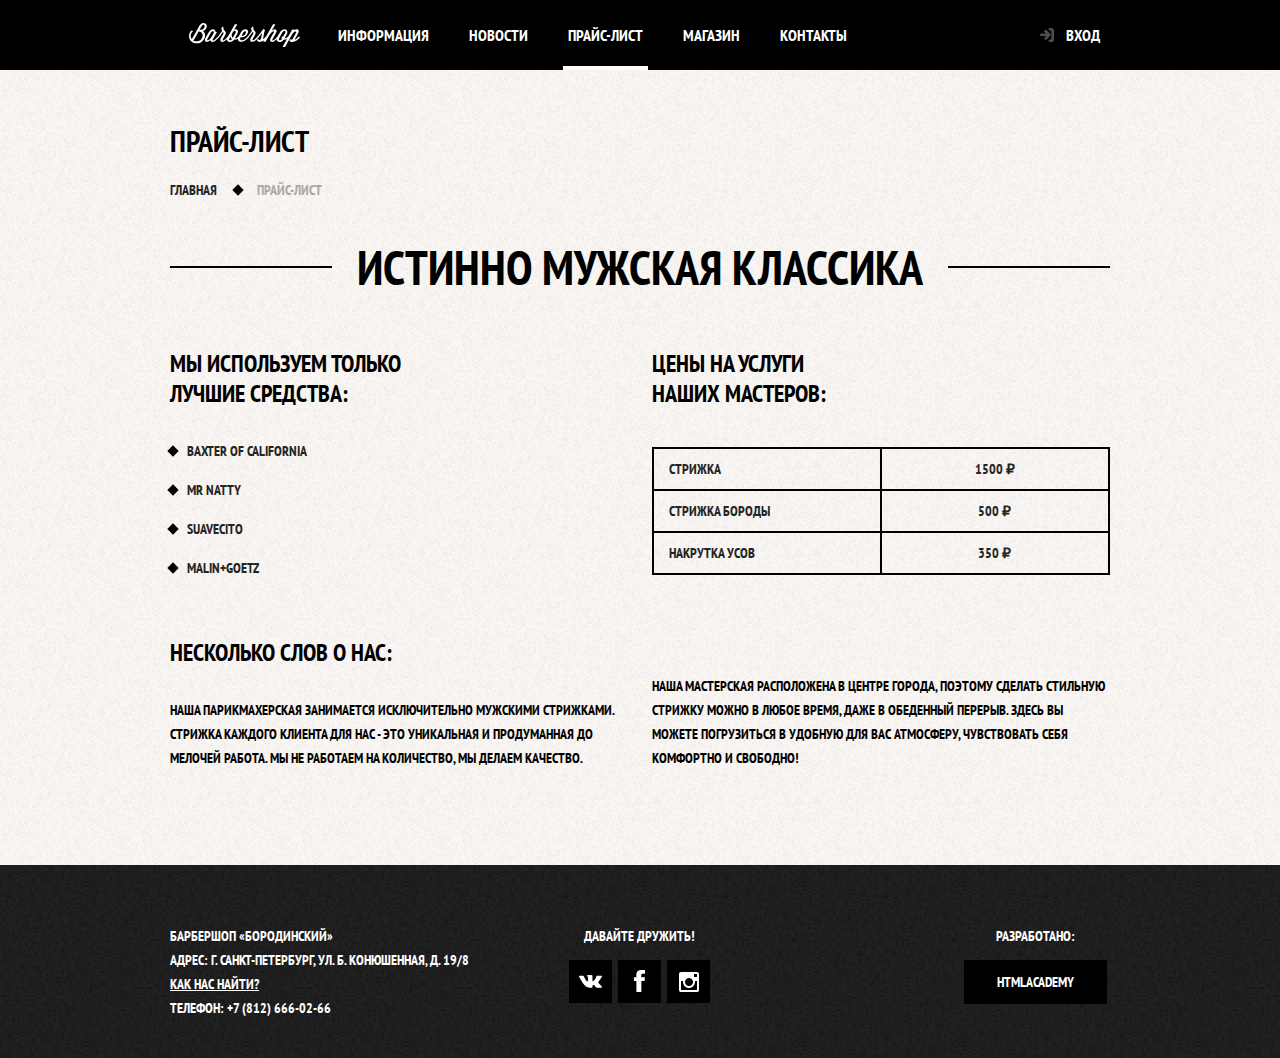
<file: price.html>
<!DOCTYPE html>
<html class="page page--inner" lang="ru">

<head>
  <meta charset="utf-8">
  <title>Прайс-лист</title>

  <link rel="stylesheet" href="css/normalize.css">
  <link rel="stylesheet" href="css/style.css">

  <link rel="apple-touch-icon" sizes="57x57" href="img/favicon/apple-icon-57x57.png">
  <link rel="apple-touch-icon" sizes="60x60" href="img/favicon/apple-icon-60x60.png">
  <link rel="apple-touch-icon" sizes="72x72" href="img/favicon/apple-icon-72x72.png">
  <link rel="apple-touch-icon" sizes="76x76" href="img/favicon/apple-icon-76x76.png">
  <link rel="apple-touch-icon" sizes="114x114" href="img/favicon/apple-icon-114x114.png">
  <link rel="apple-touch-icon" sizes="120x120" href="img/favicon/apple-icon-120x120.png">
  <link rel="apple-touch-icon" sizes="144x144" href="img/favicon/apple-icon-144x144.png">
  <link rel="apple-touch-icon" sizes="152x152" href="img/favicon/apple-icon-152x152.png">
  <link rel="apple-touch-icon" sizes="180x180" href="img/favicon/apple-icon-180x180.png">
  <link rel="icon" type="image/png" sizes="192x192" href="img/favicon/android-icon-192x192.png">
  <link rel="icon" type="image/png" sizes="32x32" href="img/favicon/favicon-32x32.png">
  <link rel="icon" type="image/png" sizes="96x96" href="img/favicon/favicon-96x96.png">
  <link rel="icon" type="image/png" sizes="16x16" href="img/favicon/favicon-16x16.png">
  <link rel="manifest" href="img/favicon/manifest.json">
  <meta name="msapplication-TileColor" content="#ffffff">
  <meta name="msapplication-TileImage" content="img/favicon/ms-icon-144x144.png">
  <meta name="theme-color" content="#000000">
</head>

<body class="body-grid">
  <!-- шапка  -->
  <header class="header">
    <div class="wrapper">
      <nav class="navigation navigation-grid">

        <a href="index.html" class="navigation__logo-link">
          <img class="navigation__logo-image" src="img/logo.svg" alt="логотип барбершопа Бородинский" width="111"
            height="24">
        </a>

        <div class="header__wrap">
          <div class="header__wrapper-grid">

            <ul class="navigation__list">
              <li class="navigation__item"><a class="navigation__link" href="#">Информация</a></li>
              <li class="navigation__item"><a class="navigation__link" href="#">Новости</a></li>
              <li class="navigation__item"><a class="navigation__link">Прайс-лист</a></li>
              <li class="navigation__item"><a class="navigation__link" href="catalog.html">Магазин</a></li>
              <li class="navigation__item"><a class="navigation__link" href="#">Контакты</a></li>
            </ul>

            <a class="navigation__link  navigation__login" href="#" id="user-login">Вход</a>

          </div>
        </div>
      </nav>
    </div>
  </header>

  <main>
    <div class="wrapper">
      <!-- заголовок страницы  -->
      <h1 class="title">Прайс-лист</h1>

      <!-- хлебные крошки  -->
      <ul class="breadcrumbs">
        <li class="breadcrumbs__item"><a class="breadcrumbs__link" href="index.html">Главная</a></li>
        <li class="breadcrumbs__item"><a class="breadcrumbs__link">Прайс-лист</a></li>
      </ul>

      <!-- контент страницы  -->
      <section class="inner-content">
        <!-- промо заголовок  -->
        <h2>Истинно мужская классика</h2>

        <div class="inner-content__group">
          <h3>Мы используем только<br>
            лучшие средства:</h3>

          <ul>
            <li>Baxter of California</li>
            <li>Mr Natty</li>
            <li>Suavecito</li>
            <li>Malin+Goetz</li>
          </ul>
        </div>

        <div class="inner-content__group">
          <h3>Цены на услуги<br>
            наших мастеров:</h3>
          <table>
            <tr>
              <td>Стрижка</td>
              <td>1500 ₽</td>
            </tr>
            <tr>
              <td>Стрижка бороды</td>
              <td>500 ₽</td>
            </tr>
            <tr>
              <td>Накрутка усов</td>
              <td>350 ₽</td>
            </tr>
          </table>
        </div>



        <div class="inner-content__group">
          <h3>Несколько слов о нас:</h3>
          <p>Наша парикмахерская занимается исключительно мужскими стрижками. Стрижка каждого клиента для нас - это
            уникальная и продуманная до мелочей работа. Мы не работаем на количество, мы делаем качество.</p>
        </div>

        <div class="inner-content__group">
          <p>Наша мастерская расположена в центре города, поэтому сделать стильную стрижку можно в любое время, даже в
            обеденный перерыв. Здесь вы можете погрузиться в удобную для вас атмосферу, чувствовать себя комфортно и
            свободно!</p>
        </div>

      </section>
    </div>
  </main>
  <!-- подвал -->
  <footer class="footer">
    <div class="wrapper  footer-grid">
      <!-- контактная информация  -->
      <div class="footer__contacts">
        <p class="text">Барбершоп «Бородинский»<br>
          адрес: г. Санкт-Петербург, ул. б. Конюшенная, д. 19/8<br>
          <a class="footer__link" href="#" id="how-to-find">как нас найти?</a><br>
          <a class="footer__tel" href="tel:88126660266">телефон: +7 (812) 666-02-66</a></p>
      </div>

      <!-- социальные сети  -->
      <div class="footer__social">
        <span class="footer__title">Давайте дружить!</span>
        <ul class="social">
          <li class="social__item">
            <a class="social__link" href="">
              <svg class="social__icon" width="27" height="15" viewBox="0 0 27 15" fill="none"
                xmlns="http://www.w3.org/2000/svg">
                <path
                  d="M26.7852 13.4705L26.6932 13.3017C25.9568 12.1851 25.0533 11.181 24.0123 10.3226C23.6176 9.9675 23.2419 9.59296 22.8868 9.20048C22.7231 9.05323 22.6134 8.85804 22.5746 8.64469C22.5358 8.43134 22.57 8.21152 22.6719 8.01877C23.0199 7.38381 23.4385 6.78774 23.9202 6.24123L24.8309 5.07938C26.4476 2.994 27.1297 1.66994 26.8773 1.10722L26.7852 0.978128C26.6739 0.867803 26.5316 0.791806 26.376 0.75966C26.079 0.699976 25.7725 0.699976 25.4755 0.75966H21.4952C21.4056 0.730149 21.3085 0.730149 21.2189 0.75966H20.912C20.8515 0.795206 20.7992 0.842544 20.7585 0.898685C20.696 0.970665 20.6443 1.05091 20.605 1.13701C20.1842 2.19038 19.6849 3.2126 19.1111 4.19557C18.7632 4.75167 18.446 5.18861 18.1493 5.65534C17.9257 5.96934 17.6759 6.26494 17.4023 6.53914C17.2315 6.70835 17.0504 6.86752 16.86 7.0158C16.7066 7.13496 16.5838 7.18462 16.5019 7.16476L16.2666 7.1151C16.1331 7.03045 16.0239 6.91427 15.9494 6.77747C15.8582 6.61478 15.8025 6.43564 15.7857 6.25116V1.61367C15.8061 1.40893 15.8061 1.20274 15.7857 0.997989C15.7535 0.847961 15.7055 0.701545 15.6424 0.561052C15.5844 0.422894 15.4845 0.305132 15.3559 0.223419C15.1953 0.139995 15.0229 0.0797784 14.8443 0.0446722C14.2182 -0.0148907 13.5877 -0.0148907 12.9616 0.0446722C11.8363 -0.0569479 10.7013 0.0474765 9.61568 0.352514C9.41282 0.453501 9.23211 0.591779 9.0836 0.75966C8.90966 0.958267 8.88919 1.0675 9.01198 1.08736C9.24707 1.09824 9.47735 1.15586 9.68856 1.25664C9.89977 1.35742 10.0874 1.49922 10.2398 1.67325L10.3217 1.83214C10.4142 2.0359 10.4828 2.24908 10.5263 2.46769C10.5874 2.79606 10.6284 3.12765 10.6491 3.46072C10.69 4.02606 10.69 4.59348 10.6491 5.15882C10.6491 5.63548 10.557 6.0029 10.5161 6.26109C10.4665 6.50044 10.3729 6.72917 10.2398 6.93636C10.1955 7.04382 10.1407 7.14691 10.0761 7.2442L10.0045 7.31371C9.88305 7.35674 9.75516 7.38022 9.62591 7.38322C9.47205 7.34127 9.33138 7.26278 9.21662 7.15483C9.00308 7.00048 8.80751 6.824 8.63339 6.62852C8.38531 6.33712 8.15959 6.02845 7.95807 5.70499C7.66977 5.24549 7.40678 4.77147 7.17019 4.28495L6.93485 3.89766L6.35162 2.78546C6.11379 2.32023 5.90202 1.84287 5.71722 1.35548C5.6538 1.17952 5.53586 1.0269 5.37956 0.918546H5.30794C5.25443 0.857553 5.19244 0.804079 5.12376 0.75966C5.00502 0.71593 4.88138 0.685932 4.7554 0.670286L0.91834 0.700077C0.77256 0.688365 0.625887 0.707123 0.48821 0.755088C0.350534 0.803052 0.225054 0.879109 0.120232 0.978128H0.0076781C-0.00255937 1.05061 -0.00255937 1.12411 0.0076781 1.1966C0.0191868 1.32189 0.046683 1.44531 0.0895354 1.56402C0.655715 2.88807 1.26964 4.12937 1.93132 5.28791C2.58618 6.46963 3.15918 7.42295 3.64009 8.14786C4.12101 8.87278 4.66331 9.55798 5.15445 10.2035C5.6456 10.8489 6.03442 11.266 6.17767 11.4448L6.55626 11.8519L6.90415 12.1895C7.22683 12.4698 7.56868 12.7286 7.92737 12.9641C8.39965 13.2994 8.89163 13.6078 9.4008 13.8876C9.98161 14.1995 10.6003 14.4397 11.2426 14.6026C11.9109 14.8057 12.6094 14.8997 13.3095 14.8807H14.9262C15.2054 14.8784 15.4729 14.7717 15.6731 14.5828V14.5132C15.7177 14.4349 15.752 14.3515 15.7754 14.265C15.7856 14.1427 15.7856 14.0198 15.7754 13.8976C15.765 13.5444 15.7959 13.1913 15.8675 12.8449C15.9086 12.5997 15.9879 12.3619 16.1029 12.1399C16.1803 11.9906 16.2803 11.8533 16.3996 11.7327L16.6349 11.5341H16.7475C16.888 11.5053 17.0336 11.5092 17.1723 11.5455C17.311 11.5817 17.4389 11.6493 17.5456 11.7427C17.8627 11.971 18.1481 12.238 18.3949 12.5371C18.6609 12.8449 18.9883 13.2024 19.3567 13.5798C19.6657 13.9047 20.0086 14.1975 20.3799 14.4537L20.6664 14.6125C20.8944 14.7417 21.1385 14.8419 21.3929 14.9105C21.6417 14.9979 21.9095 15.0218 22.1705 14.98L25.803 14.8807C26.0866 14.8985 26.3699 14.8401 26.6215 14.7118C26.7017 14.6761 26.7738 14.6252 26.8335 14.5621C26.8933 14.499 26.9395 14.425 26.9694 14.3444C27.0102 14.1947 27.0102 14.0373 26.9694 13.8876C26.951 13.7615 26.9166 13.6381 26.8671 13.5202L26.7852 13.4705Z"
                  fill="#ffffff" />
              </svg>
              <span class="visually-hidden">Вконтакте</span>
            </a>
          </li>
          <li class="social__item">
            <a class="social__link" href="">
              <svg class="social__icon" width="11" height="23" viewBox="0 0 11 23" fill="none"
                xmlns="http://www.w3.org/2000/svg">
                <path
                  d="M3.62378 1.13123C4.59355 0.376244 5.82388 -0.0252255 7.08674 0.00122876H11V3.86123H8.46979C8.19886 3.85027 7.93242 3.92836 7.7169 4.08187C7.50138 4.23537 7.35045 4.45457 7.29045 4.70123V7.28123H11C10.9142 8.52123 10.7212 9.76123 10.5604 11.0012H7.34405V22.0012H2.40156V11.0012H0V7.30123H2.38012V3.71123C2.43182 2.7359 2.87591 1.81461 3.62378 1.13123Z"
                  fill="#ffffff" />
              </svg>
              <span class="visually-hidden">Фэйсбук</span>
            </a>
          </li>
          <li class="social__item">
            <a class="social__link" href="">
              <svg class="social__icon" width="20" height="20" viewBox="0 0 20 20" fill="none"
                xmlns="http://www.w3.org/2000/svg">
                <path
                  d="M18 0H2C1.46957 0 0.960859 0.210714 0.585786 0.585786C0.210714 0.960859 0 1.46957 0 2L0 18C0 18.5304 0.210714 19.0391 0.585786 19.4142C0.960859 19.7893 1.46957 20 2 20H18C18.5304 20 19.0391 19.7893 19.4142 19.4142C19.7893 19.0391 20 18.5304 20 18V2C20 1.46957 19.7893 0.960859 19.4142 0.585786C19.0391 0.210714 18.5304 0 18 0V0ZM10 6C10.7911 6 11.5645 6.2346 12.2223 6.67412C12.8801 7.11365 13.3928 7.73836 13.6955 8.46927C13.9983 9.20017 14.0775 10.0044 13.9231 10.7804C13.7688 11.5563 13.3878 12.269 12.8284 12.8284C12.269 13.3878 11.5563 13.7688 10.7804 13.9231C10.0044 14.0775 9.20017 13.9983 8.46927 13.6955C7.73836 13.3928 7.11365 12.8801 6.67412 12.2223C6.2346 11.5645 6 10.7911 6 10C6 8.93913 6.42143 7.92172 7.17157 7.17157C7.92172 6.42143 8.93913 6 10 6ZM2.5 18C2.43825 18.0041 2.37631 17.9959 2.31772 17.976C2.25914 17.956 2.20507 17.9247 2.15861 17.8839C2.11215 17.843 2.07423 17.7933 2.04701 17.7377C2.01979 17.6822 2.00382 17.6218 2 17.56V9H4.1C4.01687 9.32646 3.98316 9.66354 4 10C4 11.5913 4.63214 13.1174 5.75736 14.2426C6.88258 15.3679 8.4087 16 10 16C11.5913 16 13.1174 15.3679 14.2426 14.2426C15.3679 13.1174 16 11.5913 16 10C16.0168 9.66354 15.9831 9.32646 15.9 9H18V17.5C18.0041 17.5617 17.9959 17.6237 17.976 17.6823C17.956 17.7409 17.9247 17.7949 17.8839 17.8414C17.843 17.8878 17.7933 17.9258 17.7377 17.953C17.6822 17.9802 17.6218 17.9962 17.56 18H2.5ZM18 4.5C18.0041 4.56175 17.9959 4.62369 17.976 4.68228C17.956 4.74086 17.9247 4.79493 17.8839 4.84139C17.843 4.88785 17.7933 4.92577 17.7377 4.95299C17.6822 4.98021 17.6218 4.99618 17.56 5H15.5C15.4383 5.00407 15.3763 4.9959 15.3177 4.97597C15.2591 4.95604 15.2051 4.92473 15.1586 4.88385C15.1122 4.84297 15.0742 4.79332 15.047 4.73774C15.0198 4.68217 15.0038 4.62176 15 4.56V2.5C14.9959 2.43825 15.0041 2.37631 15.024 2.31772C15.044 2.25914 15.0753 2.20507 15.1161 2.15861C15.157 2.11215 15.2067 2.07423 15.2623 2.04701C15.3178 2.01979 15.3782 2.00382 15.44 2H17.5C17.5617 1.99593 17.6237 2.0041 17.6823 2.02403C17.7409 2.04396 17.7949 2.07527 17.8414 2.11615C17.8878 2.15703 17.9258 2.20668 17.953 2.26226C17.9802 2.31783 17.9962 2.37824 18 2.44V4.5Z"
                  fill="#ffffff" />
              </svg>
              <span class="visually-hidden">Инстаграм</span>
            </a>
          </li>
        </ul>
      </div>

      <!-- Копирайт разработчиков  -->
      <div class="footer__copyright">
        <span class="footer__title">Разработано:</span>
        <a class="button" href="https://htmlacademy.ru/intensive/htmlcss" target="_blank">htmlacademy</a>
      </div>
    </div>

  </footer>

  <!-- модальные окна  -->
  <section class="modal  modal--login" id="modal-login">
    <h2 class="title">Личный кабинет</h2>
    <p class="text">Введите пожалуйста свой логин и пароль</p>
    <form class="form login-form" action="https://echo.htmlacademy.ru" method="get">
      <label class="form__label" aria-label="Логин">
        <input class="form__input" type="text" placeholder="email@example.com" name="login">
      </label>
      <label class="form__label" aria-label="Пароль">
        <input class="form__input" type="password" name="password">
      </label>

      <label class="form__label  form__label--remember">
        <input class="visually-hidden" type="checkbox" checked /><span class="form__label-wrap">Запомнить
          меня</span></label>

      <a class="form__link" href="recovery.html">Я забыл пароль!</a>

      <button class="button" type="submit">Войти</button>
    </form>
    <button class="button-close" type="button" title="Закрыть окно" aria-label="Закрыть окно"
      id="close-modal-login"></button>
  </section>

  <!-- Карта  -->
  <section class="modal  modal--map" id="modal-map">
    <h2 class="visually-hidden">Как до нас добраться</h2>
    <!-- интерактивная яндекс карта  -->
    <div class="modal-wrapper">
      <script async
        src="https://api-maps.yandex.ru/services/constructor/1.0/js/?um=constructor%3A035646bfae7d22da8bd9b4a44b756040967129c75682170e4246e8dd197d1c04&amp;width=766&amp;height=560&amp;lang=ru_RU&amp;scroll=true">
      </script>
    </div>
    <button class="button-close" type="button" title="Закрыть окно" aria-label="Закрыть окно"
      id="close-modal-map"></button>
  </section>

  <!-- toasty -->
  <img class="toasty" src="img/toasty.png" alt="привет из Мортал Комбат!" id="toasty">

  <script src="js/main.js"></script>

</body>

</html>
</file>
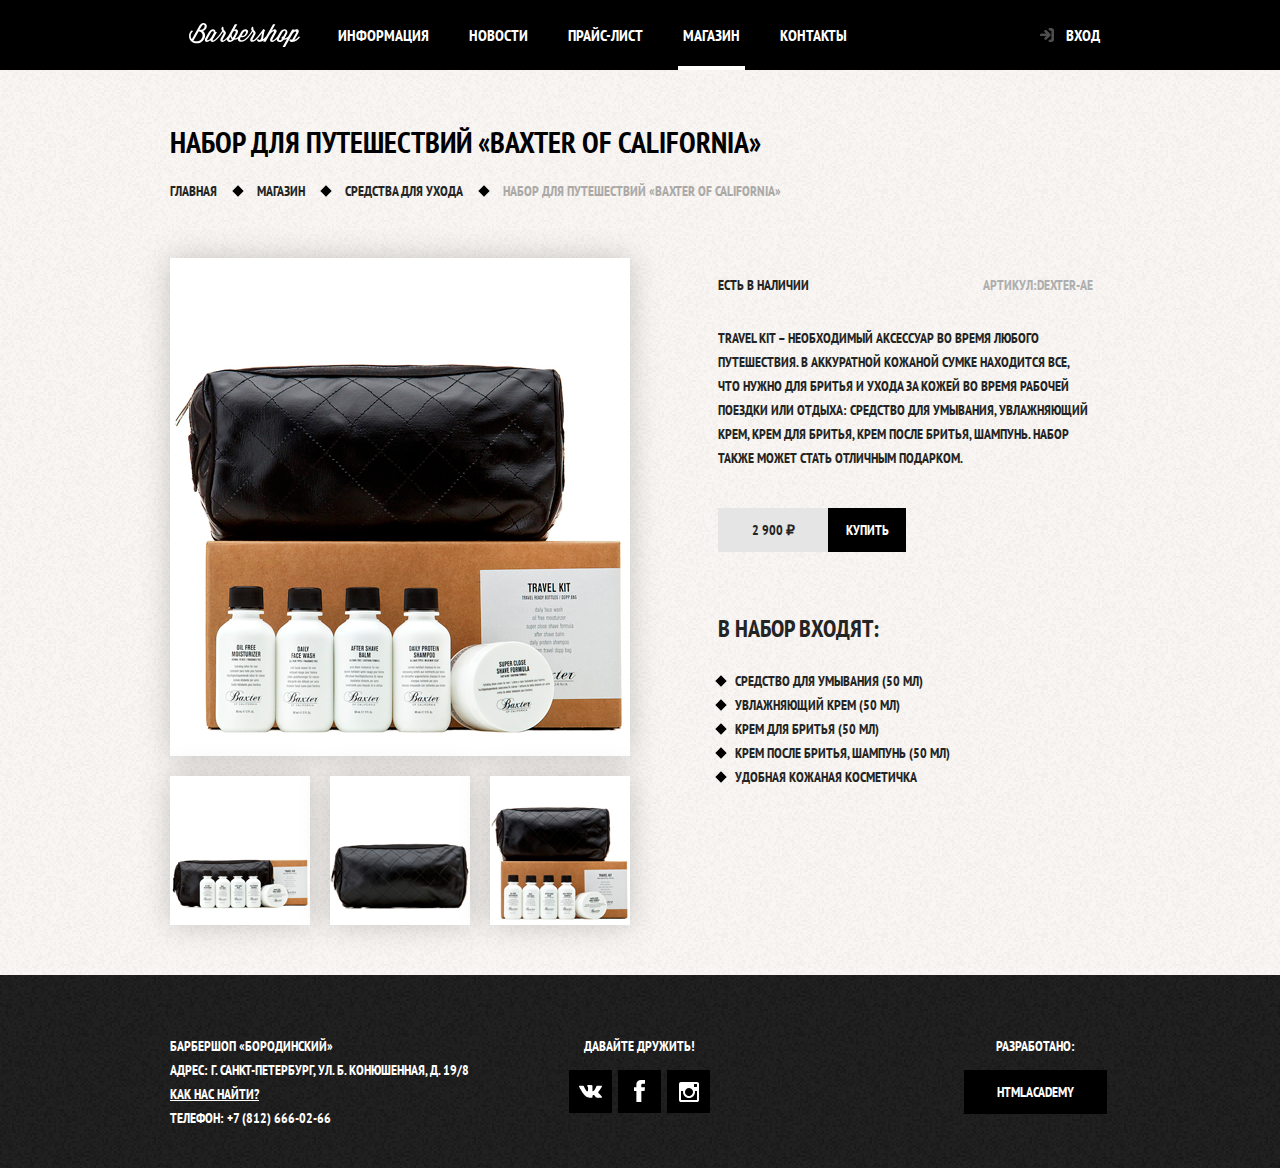
<file: product.html>
<!DOCTYPE html>
<html class="page page--inner" lang="ru">

<head>
  <meta charset="utf-8">
  <title>Карточка товара</title>

  <link rel="stylesheet" href="css/normalize.css">
  <link rel="stylesheet" href="css/style.css">

  <link rel="apple-touch-icon" sizes="57x57" href="img/favicon/apple-icon-57x57.png">
  <link rel="apple-touch-icon" sizes="60x60" href="img/favicon/apple-icon-60x60.png">
  <link rel="apple-touch-icon" sizes="72x72" href="img/favicon/apple-icon-72x72.png">
  <link rel="apple-touch-icon" sizes="76x76" href="img/favicon/apple-icon-76x76.png">
  <link rel="apple-touch-icon" sizes="114x114" href="img/favicon/apple-icon-114x114.png">
  <link rel="apple-touch-icon" sizes="120x120" href="img/favicon/apple-icon-120x120.png">
  <link rel="apple-touch-icon" sizes="144x144" href="img/favicon/apple-icon-144x144.png">
  <link rel="apple-touch-icon" sizes="152x152" href="img/favicon/apple-icon-152x152.png">
  <link rel="apple-touch-icon" sizes="180x180" href="img/favicon/apple-icon-180x180.png">
  <link rel="icon" type="image/png" sizes="192x192" href="img/favicon/android-icon-192x192.png">
  <link rel="icon" type="image/png" sizes="32x32" href="img/favicon/favicon-32x32.png">
  <link rel="icon" type="image/png" sizes="96x96" href="img/favicon/favicon-96x96.png">
  <link rel="icon" type="image/png" sizes="16x16" href="img/favicon/favicon-16x16.png">
  <link rel="manifest" href="img/favicon/manifest.json">
  <meta name="msapplication-TileColor" content="#ffffff">
  <meta name="msapplication-TileImage" content="img/favicon/ms-icon-144x144.png">
  <meta name="theme-color" content="#000000">
</head>

<body class="body-grid">
  <!-- шапка  -->
  <header class="header">
    <div class="wrapper">
      <nav class="navigation navigation-grid">

        <a href="index.html" class="navigation__logo-link">
          <img class="navigation__logo-image" src="img/logo.svg" alt="логотип барбершопа Бородинский" width="111"
            height="24">
        </a>

        <div class="header__wrap">
          <div class="header__wrapper-grid">

            <ul class="navigation__list">
              <li class="navigation__item"><a class="navigation__link" href="#">Информация</a></li>
              <li class="navigation__item"><a class="navigation__link" href="#">Новости</a></li>
              <li class="navigation__item"><a class="navigation__link" href="price.html">Прайс-лист</a></li>
              <li class="navigation__item"><a class="navigation__link">Магазин</a></li>
              <li class="navigation__item"><a class="navigation__link" href="#">Контакты</a></li>
            </ul>

            <a class="navigation__link  navigation__login" href="#" id="user-login">Вход</a>

          </div>
        </div>
      </nav>
    </div>
  </header>

  <!-- контентная часть -->
  <main>
    <div class="wrapper">
      <div class="content-grid  content-grid--product">
        <!-- заголовок страницы  -->
        <h1 class="title">Набор для путешествий «Baxter of California»</h1>

        <!-- хлебные крошки  -->
        <ul class="breadcrumbs">
          <li class="breadcrumbs__item"><a class="breadcrumbs__link" href="index.html">Главная</a></li>
          <li class="breadcrumbs__item"><a class="breadcrumbs__link" href="catalog.html">Магазин</a></li>
          <li class="breadcrumbs__item"><a class="breadcrumbs__link" href="">Средства для ухода</a></li>
          <li class="breadcrumbs__item"><a class="breadcrumbs__link">Набор для путешествий «Baxter of California»</a>
          </li>
        </ul>

        <article class="product">

          <!-- фотогалерея  -->
          <div class="product__photo">
            <figure class="product__main-wrap">
              <a class="product__main-link" href="#">
                <img class="product__main-img" src="img/product/1.jpg" alt="Baxter of California главное фото"
                  width="460" height="498">
              </a>
            </figure>

            <!-- дополнительные фото  -->
            <ul class="product__photo-storage">
              <li class="product__storage-item">
                <a class="product__storage-link" href="#">
                  <img class="product__storage-image" src="img/product/2.jpg" alt="вид сбоку" width="140" height="149">
                </a>
              </li>
              <li class="product__storage-item">
                <a class="product__storage-link" href="#">
                  <img class="product__storage-image" src="img/product/3.jpg" alt="вид сверху" width="140" height="149">
                </a>
              </li>
              <li class="product__storage-item">
                <a class="product__storage-link" href="#">
                  <img class="product__storage-image" src="img/product/4.jpg" alt="вид снизу" width="140" height="149">
                </a>
              </li>
            </ul>
          </div>

          <!-- описание товара  -->
          <div class="product__info">

            <div class="product__details">
              <!-- наличие товара  -->
              <span class="product__stock">Есть в наличии</span>

              <!-- артикул товара  -->
              <span class="product__art">Артикул:DEXTER-AE</span>
            </div>
            <!-- текст с описанием  -->
            <p class="product__desc">Travel Kit – необходимый аксессуар во время любого путешествия. В аккуратной
              кожаной
              сумке находится все,
              что
              нужно для бритья и ухода за кожей во время рабочей поездки или отдыха: средство для умывания, увлажняющий
              крем,
              крем для бритья, крем после бритья, шампунь. Набор также может стать отличным подарком.</p>

            <!-- цена и кнопка купить  -->
            <div class="decision">
              <span class="decision__price">2 900 ₽</span>
              <button class="button" type="button">Купить</button>
            </div>

            <!-- комплектация товара  -->
            <h3 class="product__subtitle">В набор входят:</h3>
            <ul class="product__set-list">
              <li>Средство для умывания (50 мл)</li>
              <li>Увлажняющий крем (50 мл)</li>
              <li>Крем для бритья (50 мл)</li>
              <li>Крем после бритья, шампунь (50 мл)</li>
              <li>Удобная кожаная косметичка</li>
            </ul>
          </div>
        </article>
      </div>
    </div>
  </main>
  <!-- подвал -->
  <footer class="footer">
    <div class="wrapper  footer-grid">
      <!-- контактная информация  -->
      <div class="footer__contacts">
        <p class="text">Барбершоп «Бородинский»<br>
          адрес: г. Санкт-Петербург, ул. б. Конюшенная, д. 19/8<br>
          <a class="footer__link" href="#" id="how-to-find">как нас найти?</a><br>
          <a class="footer__tel" href="tel:88126660266">телефон: +7 (812) 666-02-66</a></p>
      </div>

      <!-- социальные сети  -->
      <div class="footer__social">
        <span class="footer__title">Давайте дружить!</span>
        <ul class="social">
          <li class="social__item">
            <a class="social__link" href="">
              <svg class="social__icon" width="27" height="15" viewBox="0 0 27 15" fill="none"
                xmlns="http://www.w3.org/2000/svg">
                <path
                  d="M26.7852 13.4705L26.6932 13.3017C25.9568 12.1851 25.0533 11.181 24.0123 10.3226C23.6176 9.9675 23.2419 9.59296 22.8868 9.20048C22.7231 9.05323 22.6134 8.85804 22.5746 8.64469C22.5358 8.43134 22.57 8.21152 22.6719 8.01877C23.0199 7.38381 23.4385 6.78774 23.9202 6.24123L24.8309 5.07938C26.4476 2.994 27.1297 1.66994 26.8773 1.10722L26.7852 0.978128C26.6739 0.867803 26.5316 0.791806 26.376 0.75966C26.079 0.699976 25.7725 0.699976 25.4755 0.75966H21.4952C21.4056 0.730149 21.3085 0.730149 21.2189 0.75966H20.912C20.8515 0.795206 20.7992 0.842544 20.7585 0.898685C20.696 0.970665 20.6443 1.05091 20.605 1.13701C20.1842 2.19038 19.6849 3.2126 19.1111 4.19557C18.7632 4.75167 18.446 5.18861 18.1493 5.65534C17.9257 5.96934 17.6759 6.26494 17.4023 6.53914C17.2315 6.70835 17.0504 6.86752 16.86 7.0158C16.7066 7.13496 16.5838 7.18462 16.5019 7.16476L16.2666 7.1151C16.1331 7.03045 16.0239 6.91427 15.9494 6.77747C15.8582 6.61478 15.8025 6.43564 15.7857 6.25116V1.61367C15.8061 1.40893 15.8061 1.20274 15.7857 0.997989C15.7535 0.847961 15.7055 0.701545 15.6424 0.561052C15.5844 0.422894 15.4845 0.305132 15.3559 0.223419C15.1953 0.139995 15.0229 0.0797784 14.8443 0.0446722C14.2182 -0.0148907 13.5877 -0.0148907 12.9616 0.0446722C11.8363 -0.0569479 10.7013 0.0474765 9.61568 0.352514C9.41282 0.453501 9.23211 0.591779 9.0836 0.75966C8.90966 0.958267 8.88919 1.0675 9.01198 1.08736C9.24707 1.09824 9.47735 1.15586 9.68856 1.25664C9.89977 1.35742 10.0874 1.49922 10.2398 1.67325L10.3217 1.83214C10.4142 2.0359 10.4828 2.24908 10.5263 2.46769C10.5874 2.79606 10.6284 3.12765 10.6491 3.46072C10.69 4.02606 10.69 4.59348 10.6491 5.15882C10.6491 5.63548 10.557 6.0029 10.5161 6.26109C10.4665 6.50044 10.3729 6.72917 10.2398 6.93636C10.1955 7.04382 10.1407 7.14691 10.0761 7.2442L10.0045 7.31371C9.88305 7.35674 9.75516 7.38022 9.62591 7.38322C9.47205 7.34127 9.33138 7.26278 9.21662 7.15483C9.00308 7.00048 8.80751 6.824 8.63339 6.62852C8.38531 6.33712 8.15959 6.02845 7.95807 5.70499C7.66977 5.24549 7.40678 4.77147 7.17019 4.28495L6.93485 3.89766L6.35162 2.78546C6.11379 2.32023 5.90202 1.84287 5.71722 1.35548C5.6538 1.17952 5.53586 1.0269 5.37956 0.918546H5.30794C5.25443 0.857553 5.19244 0.804079 5.12376 0.75966C5.00502 0.71593 4.88138 0.685932 4.7554 0.670286L0.91834 0.700077C0.77256 0.688365 0.625887 0.707123 0.48821 0.755088C0.350534 0.803052 0.225054 0.879109 0.120232 0.978128H0.0076781C-0.00255937 1.05061 -0.00255937 1.12411 0.0076781 1.1966C0.0191868 1.32189 0.046683 1.44531 0.0895354 1.56402C0.655715 2.88807 1.26964 4.12937 1.93132 5.28791C2.58618 6.46963 3.15918 7.42295 3.64009 8.14786C4.12101 8.87278 4.66331 9.55798 5.15445 10.2035C5.6456 10.8489 6.03442 11.266 6.17767 11.4448L6.55626 11.8519L6.90415 12.1895C7.22683 12.4698 7.56868 12.7286 7.92737 12.9641C8.39965 13.2994 8.89163 13.6078 9.4008 13.8876C9.98161 14.1995 10.6003 14.4397 11.2426 14.6026C11.9109 14.8057 12.6094 14.8997 13.3095 14.8807H14.9262C15.2054 14.8784 15.4729 14.7717 15.6731 14.5828V14.5132C15.7177 14.4349 15.752 14.3515 15.7754 14.265C15.7856 14.1427 15.7856 14.0198 15.7754 13.8976C15.765 13.5444 15.7959 13.1913 15.8675 12.8449C15.9086 12.5997 15.9879 12.3619 16.1029 12.1399C16.1803 11.9906 16.2803 11.8533 16.3996 11.7327L16.6349 11.5341H16.7475C16.888 11.5053 17.0336 11.5092 17.1723 11.5455C17.311 11.5817 17.4389 11.6493 17.5456 11.7427C17.8627 11.971 18.1481 12.238 18.3949 12.5371C18.6609 12.8449 18.9883 13.2024 19.3567 13.5798C19.6657 13.9047 20.0086 14.1975 20.3799 14.4537L20.6664 14.6125C20.8944 14.7417 21.1385 14.8419 21.3929 14.9105C21.6417 14.9979 21.9095 15.0218 22.1705 14.98L25.803 14.8807C26.0866 14.8985 26.3699 14.8401 26.6215 14.7118C26.7017 14.6761 26.7738 14.6252 26.8335 14.5621C26.8933 14.499 26.9395 14.425 26.9694 14.3444C27.0102 14.1947 27.0102 14.0373 26.9694 13.8876C26.951 13.7615 26.9166 13.6381 26.8671 13.5202L26.7852 13.4705Z"
                  fill="#ffffff" />
              </svg>
              <span class="visually-hidden">Вконтакте</span>
            </a>
          </li>
          <li class="social__item">
            <a class="social__link" href="">
              <svg class="social__icon" width="11" height="23" viewBox="0 0 11 23" fill="none"
                xmlns="http://www.w3.org/2000/svg">
                <path
                  d="M3.62378 1.13123C4.59355 0.376244 5.82388 -0.0252255 7.08674 0.00122876H11V3.86123H8.46979C8.19886 3.85027 7.93242 3.92836 7.7169 4.08187C7.50138 4.23537 7.35045 4.45457 7.29045 4.70123V7.28123H11C10.9142 8.52123 10.7212 9.76123 10.5604 11.0012H7.34405V22.0012H2.40156V11.0012H0V7.30123H2.38012V3.71123C2.43182 2.7359 2.87591 1.81461 3.62378 1.13123Z"
                  fill="#ffffff" />
              </svg>
              <span class="visually-hidden">Фэйсбук</span>
            </a>
          </li>
          <li class="social__item">
            <a class="social__link" href="">
              <svg class="social__icon" width="20" height="20" viewBox="0 0 20 20" fill="none"
                xmlns="http://www.w3.org/2000/svg">
                <path
                  d="M18 0H2C1.46957 0 0.960859 0.210714 0.585786 0.585786C0.210714 0.960859 0 1.46957 0 2L0 18C0 18.5304 0.210714 19.0391 0.585786 19.4142C0.960859 19.7893 1.46957 20 2 20H18C18.5304 20 19.0391 19.7893 19.4142 19.4142C19.7893 19.0391 20 18.5304 20 18V2C20 1.46957 19.7893 0.960859 19.4142 0.585786C19.0391 0.210714 18.5304 0 18 0V0ZM10 6C10.7911 6 11.5645 6.2346 12.2223 6.67412C12.8801 7.11365 13.3928 7.73836 13.6955 8.46927C13.9983 9.20017 14.0775 10.0044 13.9231 10.7804C13.7688 11.5563 13.3878 12.269 12.8284 12.8284C12.269 13.3878 11.5563 13.7688 10.7804 13.9231C10.0044 14.0775 9.20017 13.9983 8.46927 13.6955C7.73836 13.3928 7.11365 12.8801 6.67412 12.2223C6.2346 11.5645 6 10.7911 6 10C6 8.93913 6.42143 7.92172 7.17157 7.17157C7.92172 6.42143 8.93913 6 10 6ZM2.5 18C2.43825 18.0041 2.37631 17.9959 2.31772 17.976C2.25914 17.956 2.20507 17.9247 2.15861 17.8839C2.11215 17.843 2.07423 17.7933 2.04701 17.7377C2.01979 17.6822 2.00382 17.6218 2 17.56V9H4.1C4.01687 9.32646 3.98316 9.66354 4 10C4 11.5913 4.63214 13.1174 5.75736 14.2426C6.88258 15.3679 8.4087 16 10 16C11.5913 16 13.1174 15.3679 14.2426 14.2426C15.3679 13.1174 16 11.5913 16 10C16.0168 9.66354 15.9831 9.32646 15.9 9H18V17.5C18.0041 17.5617 17.9959 17.6237 17.976 17.6823C17.956 17.7409 17.9247 17.7949 17.8839 17.8414C17.843 17.8878 17.7933 17.9258 17.7377 17.953C17.6822 17.9802 17.6218 17.9962 17.56 18H2.5ZM18 4.5C18.0041 4.56175 17.9959 4.62369 17.976 4.68228C17.956 4.74086 17.9247 4.79493 17.8839 4.84139C17.843 4.88785 17.7933 4.92577 17.7377 4.95299C17.6822 4.98021 17.6218 4.99618 17.56 5H15.5C15.4383 5.00407 15.3763 4.9959 15.3177 4.97597C15.2591 4.95604 15.2051 4.92473 15.1586 4.88385C15.1122 4.84297 15.0742 4.79332 15.047 4.73774C15.0198 4.68217 15.0038 4.62176 15 4.56V2.5C14.9959 2.43825 15.0041 2.37631 15.024 2.31772C15.044 2.25914 15.0753 2.20507 15.1161 2.15861C15.157 2.11215 15.2067 2.07423 15.2623 2.04701C15.3178 2.01979 15.3782 2.00382 15.44 2H17.5C17.5617 1.99593 17.6237 2.0041 17.6823 2.02403C17.7409 2.04396 17.7949 2.07527 17.8414 2.11615C17.8878 2.15703 17.9258 2.20668 17.953 2.26226C17.9802 2.31783 17.9962 2.37824 18 2.44V4.5Z"
                  fill="#ffffff" />
              </svg>
              <span class="visually-hidden">Инстаграм</span>
            </a>
          </li>
        </ul>
      </div>

      <!-- Копирайт разработчиков  -->
      <div class="footer__copyright">
        <span class="footer__title">Разработано:</span>
        <a class="button" href="https://htmlacademy.ru/intensive/htmlcss" target="_blank">htmlacademy</a>
      </div>
    </div>

  </footer>

  <!-- модальные окна  -->
  <section class="modal  modal--login" id="modal-login">
    <h2 class="title">Личный кабинет</h2>
    <p class="text">Введите пожалуйста свой логин и пароль</p>
    <form class="form login-form" action="https://echo.htmlacademy.ru" method="get">
      <label class="form__label" aria-label="Логин">
        <input class="form__input" type="text" placeholder="email@example.com" name="login">
      </label>
      <label class="form__label" aria-label="Пароль">
        <input class="form__input" type="password" name="password">
      </label>

      <label class="form__label  form__label--remember">
        <input class="visually-hidden" type="checkbox" checked /><span class="form__label-wrap">Запомнить
          меня</span></label>

      <a class="form__link" href="recovery.html">Я забыл пароль!</a>

      <button class="button" type="submit">Войти</button>
    </form>
    <button class="button-close" type="button" title="Закрыть окно" aria-label="Закрыть окно"
      id="close-modal-login"></button>
  </section>

  <!-- Карта  -->
  <section class="modal  modal--map" id="modal-map">
    <h2 class="visually-hidden">Как до нас добраться</h2>
    <!-- интерактивная яндекс карта  -->
    <div class="modal-wrapper">
      <script async
        src="https://api-maps.yandex.ru/services/constructor/1.0/js/?um=constructor%3A035646bfae7d22da8bd9b4a44b756040967129c75682170e4246e8dd197d1c04&amp;width=766&amp;height=560&amp;lang=ru_RU&amp;scroll=true">
      </script>
    </div>
    <button class="button-close" type="button" title="Закрыть окно" aria-label="Закрыть окно"
      id="close-modal-map"></button>
  </section>

  <!-- toasty -->
  <img class="toasty" src="img/toasty.png" alt="привет из Мортал Комбат!" id="toasty">

  <script src="js/main.js"></script>

</body>

</html>
</file>
<file: css/style.css>
/* pt-sans-narrow-regular - latin_cyrillic */
@font-face {
  font-family: "PT Sans Narrow";
  font-style: normal;
  font-weight: 400;
  src: local(""), url("../fonts/pt-sans-narrow-v12-latin_cyrillic-regular.woff2") format("woff2"),
    /* Chrome 26+, Opera 23+, Firefox 39+ */
    url("../fonts/pt-sans-narrow-v12-latin_cyrillic-regular.woff") format("woff");
  /* Chrome 6+, Firefox 3.6+, IE 9+, Safari 5.1+ */
  font-display: swap;
}

/* pt-sans-narrow-700 - latin_cyrillic */
@font-face {
  font-family: "PT Sans Narrow";
  font-style: normal;
  font-weight: 700;
  src: local(""), url("../fonts/pt-sans-narrow-v12-latin_cyrillic-700.woff2") format("woff2"),
    /* Chrome 26+, Opera 23+, Firefox 39+ */
    url("../fonts/pt-sans-narrow-v12-latin_cyrillic-700.woff") format("woff");
  /* Chrome 6+, Firefox 3.6+, IE 9+, Safari 5.1+ */
  font-display: swap;
}

/* переменные  */
:root {
  --base-black: #000000;
  --base-extra-dark: #242424;
  --base-dark: #aba9a7;
  --base-neutral: #e5e5e5;
  --base-extra-light: #f8f5f2;
  --base-white: #ffffff;

  --basic-special: #663d15;
}

/* набор универсальных стилей  */
html {
  -webkit-box-sizing: border-box;
  box-sizing: border-box;
  margin: 0;
}

*,
::before,
::after {
  -webkit-box-sizing: inherit;
  box-sizing: inherit;
}

img {
  max-width: 100%;
}

a,
button,
input {
  font-family: inherit;
}

body {
  margin: 0;
  padding: 0;
  font-style: normal;
  font-weight: 700;
  font-size: 14px;
  line-height: 24px;
  text-transform: uppercase;
  background-color: #000000;
  color: #ffffff;
  font-family: "PT Sans Narrow", Arial, sans-serif;
  background-image: url("../img/bg-main.jpg");
  background-repeat: no-repeat;
  background-position: top center;
  min-width: 980px;
}

.visually-hidden:not(:focus):not(:active),
input[type="checkbox"].visually-hidden,
input[type="radio"].visually-hidden {
  position: absolute;
  overflow: hidden;
  clip: rect(0 0 0 0);
  width: 1px;
  height: 1px;
  margin: -1px;
  padding: 0;
  white-space: nowrap;
  border: 0;
  -webkit-clip-path: inset(100%);
  clip-path: inset(100%);
}

.wrapper {
  max-width: 960px;
  width: 100%;
  margin: 0 auto;
  padding: 0 10px;
}

.title {
  font-style: normal;
  font-weight: 700;
  font-size: 30px;
  line-height: 42px;
  color: #000000;
  margin: 0;
  margin-bottom: 16px;
}

.text {
  margin: 0;
  margin-bottom: 10px;
}

.button {
  background: #000000;
  color: #ffffff;
  font-style: normal;
  font-weight: 700;
  font-size: 14px;
  line-height: 24px;
  padding: 10px 33px;
  text-decoration: none;
  text-transform: uppercase;
  border: none;
  cursor: pointer;
  text-align: center;
  display: inline-block;
}

.button:hover,
.button:focus,
.button:active {
  background-color: #663d15;
}

.button-close {
  border: none;
  background-color: transparent;
}

/* шапка  */
.header__wrap {
  background-color: #000000;
  color: #ffffff;
  margin-bottom: 62px;
}

/* меню  */
.navigation__list {
  list-style: none;
  margin: 0;
  padding: 0;
  display: flex;
  flex-wrap: wrap;
}

.navigation__link {
  color: #ffffff;
  text-decoration: none;
  font-size: 16px;
  line-height: 20px;
  background-color: transparent;
  padding: 25px 20px;
  text-align: center;
  display: block;
  position: relative;
}

.navigation__link:focus,
.navigation__link:active,
.navigation__link:hover {
  background-color: #242424;
}

.navigation__link:not([href])::after {
  content: "";
  display: block;
  position: absolute;
  height: 4px;
  background-color: #ffffff;
  bottom: 0;
  right: 15px;
  left: 15px;
}

.navigation__link:not([href]):focus,
.navigation__link:not([href]):active,
.navigation__link:not([href]):hover {
  background-color: transparent;
}

.navigation__login {
  position: relative;
  padding-left: 50px;
  display: flex;
  align-items: center;
  padding-right: 10px;
}

.navigation__login::before {
  position: absolute;
  content: "";
  width: 14px;
  height: 14px;
  display: block;
  background-image: url("../img/icons/login.svg");
  background-repeat: no-repeat;
  background-position: 0 0;
  left: 24px;
  opacity: 0.3;
}

.navigation__login:hover::before,
.navigation__login:focus::before,
.navigation__login:active::before {
  opacity: 1;
}

/* преимущества  */
.advantages {
  margin-bottom: 70px;
}

.advantages__title {
  display: block;
  color: #ffffff;
  position: relative;
  margin-bottom: 60px;
  display: flex;
  flex-direction: column;
  align-items: center;
  justify-content: center;
}

.advantages__title::after {
  content: "";
  position: absolute;
  bottom: -30px;
  width: 20px;
  height: 20px;
  display: block;
  background-color: #ffffff;
  transform: rotate(45deg);
}

.advantages__list {
  list-style: none;
  margin: 0;
  padding: 0;
}

.advantages__item {
  text-align: center;
}

.advantages__item p {
  margin: 0;
}

/* обертка для секций  */
.sections-wrapper {
  background-color: #f8f5f2;
  color: #242424;
  background-image: url("../img/bg/white.png");
  background-position: 0 0;
  background-repeat: repeat;
  margin-bottom: 36px;
  position: relative;
  padding: 45px 80px;
  align-items: baseline;
}

.sections-wrapper::before {
  content: "";
  position: absolute;
  left: 50%;
  display: block;
  height: 278px;
  width: 2px;
  background-image: url("../img/bg/shape.png");
  background-repeat: no-repeat;
}

.sections-wrapper:last-child {
  margin-bottom: 65px;
}

/* новости  */
.news {
  padding-right: 47px;
}

.news__list {
  list-style: none;
  margin: 0;
  padding: 0;
  margin-bottom: 30px;
}

.news__card {
  margin-bottom: 23px;
}

.news__link {
  color: inherit;
  text-decoration: none;
}

.news__text {
  font-weight: 700;
  font-size: 14px;
  line-height: 24px;
  margin: 0;
}

/* галерея  */
.photo-gallery {
  max-width: 300px;
  justify-self: end;
}

.photo-gallery__wrapper {
  border: 7px solid #ffffff;
  background-color: gray;
  margin: 0;
  margin-bottom: 42px;
}

.photo-gallery__img {
  display: block;
}

.news__date {
  text-transform: none;
}

.buttons-wrap {
  display: grid;
  grid-template-columns: repeat(2, 140px);
  column-gap: 20px;
}

/* контакты  */
.contacts {
  padding-right: 55px;
}

.contacts .title {
  margin-bottom: 24px;
}

.contacts__text {
  margin: 0;
  margin-bottom: 23px;
}

.contacts .button {
  width: 140px;
  padding: 10px 25px;
}

.contacts__link {
  color: inherit;
}

/* записаться на стижку  */
.appointment {
  max-width: 300px;
  justify-self: end;
  display: flex;
  flex-direction: column;
  justify-content: space-between;
}

.appointment__text {
  margin: 0;
  margin-bottom: 15px;
}

/* подвал  */
.footer {
  color: #ffffff;
  background-color: #1a1a1a;
  background-image: url("../img/bg/black.png");
  background-position: 0 0;
  background-repeat: repeat;
  padding: 59px 0 38px;
}

.footer__link,
.footer__tel {
  color: inherit;
}

.footer__link:hover,
.footer__link:focus,
.footer__link:active {
  text-decoration: none;
}

.footer__tel {
  text-decoration: none;
}

.footer .button:hover,
.footer .button:focus,
.footer .button:active {
  background-color: #ffffff;
  color: #000000;
}

.footer__contacts p {
  margin: 0;
}

.footer__copyright {
  text-align: center;
  justify-self: right;
  max-width: 150px;
}

.footer__social {
  text-align: center;
  max-width: 141px;
  justify-self: center;
  width: 100%;
}

.footer__title {
  display: inline-block;
  margin-bottom: 12px;
}

/* социальные сети  */
.social {
  list-style: none;
  margin: 0;
  padding: 0;
  display: flex;
  justify-content: space-between;
}

.social__item {
  max-width: 43px;
  width: 100%;
}

.social__link {
  background-color: #000000;
  padding: 10px;
  display: flex;
  justify-content: center;
  align-items: center;
  width: 100%;
  height: 100%;
}

.social__link:hover,
.social__link:focus,
.social__link:active {
  background-color: #ffffff;
}

.social__link:hover svg path,
.social__link:focus svg path,
.social__link:active svg path {
  fill: #000000;
}

/* формы  */
.form {
  display: grid;
  grid-template-columns: repeat(auto-fit, 140px);
  column-gap: 20px;
  row-gap: 10px;
}

.form__label {
  display: flex;
  flex-direction: column;
}

.form__input {
  border: 2px solid #000000;
  font-weight: 700;
  font-size: 14px;
  line-height: 24px;
  color: rgba(0, 0, 0, 0.5);
  padding: 6px 10px;
  position: relative;
  margin-top: 8px;

}

.form .button {
  margin-top: 10px;
  grid-column: span 2;
}

/* хлебные крошки  */
.breadcrumbs {
  list-style: none;
  padding: 0;
  margin: 0;
  margin-bottom: 55px;
  display: flex;
  flex-wrap: wrap;
}

.breadcrumbs__item {
  margin-right: 40px;
  position: relative;
  display: flex;
  align-items: center;
  justify-content: space-between;
}

.breadcrumbs__item:last-child {
  margin-right: 0;
}

.breadcrumbs__item::after {
  content: "";
  position: absolute;
  width: 8px;
  height: 8px;
  display: block;
  background-color: #000000;
  transform: rotate(45deg);
  right: -25px;
}

.breadcrumbs__item:last-child:after {
  display: none;
}

.breadcrumbs__link {
  color: inherit;
  text-decoration: none;
}

.breadcrumbs__link:hover,
.breadcrumbs__link:focus,
.breadcrumbs__link:active {
  text-decoration: underline;
  color: #663d15;
}

.breadcrumbs__item:last-child a {
  color: #aba9a7;
}

.breadcrumbs__link:not([href]) {
  color: #aba9a7;
  text-decoration: none;
}

/* каталог  */
.page--inner body {
  background-color: #f8f5f2;
  color: #242424;
  background-image: url("../img/bg/white.png");
  background-position: 0 0;
  background-repeat: repeat;
}

.card-product__link {
  color: inherit;
  text-decoration: none;
  display: block;
  margin-bottom: 5px;
}

.card-product__name {
  font-size: 14px;
  line-height: 18px;
  color: inherit;
  margin: 0;
  text-transform: none;
  margin-bottom: 5px;
  padding: 0 16px;
}

.decision__price {
  background-color: #e5e5e5;
  padding: 13px 35px 12px;
  text-align: center;
}

.catalog__list {
  list-style: none;
  padding: 0;
  margin: 0;
}

.card-product {
  background: #ffffff;
  box-shadow: 0px 0px 15px rgba(0, 0, 0, 0.2);
  min-height: 100%;
  display: flex;
  flex-direction: column;
  justify-content: space-between;
}

.catalog__item {
  min-height: 220px;
}

/* фильтр каталога  */
.filter {
  max-width: 167px;
  width: 100%;
}

.filter .form__label {
  font-size: 14px;
  line-height: 18px;
  display: block;
  margin: 0;
}

.filter .form__label:hover,
.filter .form__label:active,
.filter .form__label:focus {
  color: #663D15;
}

.page--inner .form {
  display: grid;
  grid-template-columns: 1fr;
  column-gap: 0;
  row-gap: 0;
}

.form__group-wrapper {
  padding: 0;
  border: none;
  margin: 0;
  margin-bottom: 32px;
}

.form__group-title {
  font-weight: 700;
  font-size: 24px;
  line-height: 30px;
  color: #000000;
  display: block;
  margin-bottom: 31px;
}

.page--inner .filter__button {
  grid-column: span 1;
  margin: 0;
  width: 112px;
  padding: 9px;
  margin-top: 1px;
}

.filter .form__label-wrap {
  margin-bottom: 19px;
  position: relative;
  padding-left: 43px;
  cursor: pointer;
  user-select: none;
  display: flex;
}

.form input[type="checkbox"]+.form__label-wrap::before {
  background-image: url("../img/icons/checkbox-off.svg");
  position: absolute;
  left: 0;
  width: 23px;
  height: 23px;
  content: "";
  background-repeat: no-repeat;
}

.form input[type="checkbox"]:checked+.form__label-wrap::before {
  background-image: url("../img/icons/checkbox-on.svg");
}

.form input[type="radio"]+.form__label-wrap::before {
  background-image: url("../img/icons/radio-off.svg");
  position: absolute;
  left: 0;
  width: 23px;
  height: 23px;
  content: "";
  background-repeat: no-repeat;
}

.form input[type="radio"]:checked+.form__label-wrap::before {
  background-image: url("../img/icons/radio-on.svg");
}

/* постраничная пагинация  */
.pagination {
  list-style: none;
  padding: 0;
  margin: 0;
  display: flex;
  flex-wrap: wrap;
}

.pagination__item {
  margin-right: 8px;
}

.pagination__item:last-child {
  margin-right: 0;
}

.pagination__link {
  background-color: #000000;
  color: #ffffff;
  padding: 13px 18px;
  text-align: center;
  display: inline-block;
  text-decoration: none;
  font-size: 14px;
  line-height: 18px;
}

.pagination__link:hover,
.pagination__link:focus,
.pagination__link:active {
  background-color: #663d15;
}

.pagination__link:not([href]) {
  background-color: #ffffff;
  color: #000000;
}

/* страница с товаром  */
.product__main-wrap {
  margin: 0;
  padding: 0;
  filter: drop-shadow(0px 0px 15px rgba(0, 0, 0, 0.2));
  margin-bottom: 13px;
}

.product__photo-storage {
  list-style: none;
  padding: 0;
  margin: 0;
}

.product__storage-item {
  filter: drop-shadow(0px 0px 15px rgba(0, 0, 0, 0.2));
}

.product__art {
  color: #aeaeae;
  text-align: right;
}

.product__subtitle {
  font-size: 24px;
  line-height: 30px;
  margin: 0;
}

.product__set-list {
  list-style: none;
  padding: 0;
  margin: 0;
}

.product__storage-image {
  display: block;
  width: 140px;
  height: 149px;
  object-fit: cover;
}

/* сетка на гридах  */
.page {
  height: 100%;
}

.body-grid {
  min-height: 100%;
  display: grid;
  grid-template-rows: min-content 1fr min-content;
  align-self: start;
}

.navigation-grid {
  display: grid;
  margin-bottom: 70px;
}

.navigation__logo-link {
  order: 1;
  justify-self: center;
}

.header__wrapper-grid {
  display: grid;
  grid-template-columns: 1fr min-content;
  width: 940px;
  margin: 0 auto;
  padding: 0 10px;
}

.advantages-grid {
  display: grid;
  grid-template-columns: 1fr 1fr 1fr;
  column-gap: 20px;
  margin-bottom: 70px;
}

.content__wrapper-grid {
  display: grid;
  grid-template-columns: 1fr 1fr;
}

.footer-grid {
  display: grid;
  grid-template-columns: 1fr 1fr 1fr;
}

.footer__contacts {
  max-width: 320px;
}

/* внутренние странички  */
.page--inner .header {
  background-color: #000000;
}

.page--inner .navigation__logo-link {
  order: 0;
  display: flex;
  width: 111px;
  height: 24px;
  margin: auto;
}

.page--inner .navigation-grid {
  grid-template-columns: 148px 1fr;
  align-items: baseline;
}

.page--inner main {
  padding: 50px 0;
}

.content-grid {
  display: grid;
  grid-template-columns: 180px 1fr;
}

.content-grid--product {
  grid-template-columns: 1fr;
}

.product {
  display: grid;
  grid-template-columns: 1fr 1fr;
  column-gap: 88px;
}

.product__photo {
  width: 460px;
  margin: 0;
}

.product__info {
  width: 390px;
  padding-top: 15px;
  padding-right: 15px;
}

.content-grid .title {
  grid-column: 1/-1;
  margin-top: 1px;
}

.content-grid .breadcrumbs {
  grid-column: 1/-1;
}

.catalog {
  margin-left: 60px;
  width: 700px;
}

.catalog__card-grid {
  display: grid;
  grid-template-columns: 1fr 1fr 1fr;
  gap: 20px;
  margin-bottom: 45px;
}

.product__desc {
  margin: 0;
  margin-bottom: 38px;
}

.product__details {
  display: grid;
  grid-template-columns: 1fr 1fr;
  margin-bottom: 29px;
  column-gap: 20px;
}

.product__info .decision {
  margin-bottom: 62px;
}

.product__photo-storage {
  display: grid;
  grid-template-columns: 1fr 1fr 1fr;
  column-gap: 20px;
}

.decision {
  display: flex;
  padding: 15px;
  padding: 0px 17px 16px;
}

.catalog .decision .button {
  padding: 10px 18px 9px;
}

.catalog .decision__price {
  padding: 10px;
  text-align: center;
  width: 109px;
}

.page--inner .header__wrap {
  margin-bottom: 0;
}

.page--inner .navigation-grid {
  margin-bottom: 0;
}

.card-product__img {
  object-fit: contain;
  max-height: 165px;
  display: block;
  margin-bottom: 17px;
}

.card-product__name span {
  text-transform: uppercase;
  display: block;
}

.product__info .decision {
  padding: 0;
}

.product__info .button {
  width: 78px;
  padding: 5px;
  text-transform: uppercase;
}

.product__info .decision__price {
  background-color: #e5e5e5;
  padding: 10px 15px;
  text-align: center;
  width: 110px;
}

.product__subtitle {
  margin-bottom: 25px;
}

.product__set-list li {
  position: relative;
  margin-left: 17px;
  display: flex;
  align-items: center;
}

.product__set-list li::after {
  content: "";
  position: absolute;
  width: 8px;
  height: 8px;
  display: block;
  background-color: #000000;
  transform: rotate(45deg);
  left: -18px;
}

.page--inner .header__wrapper-grid {
  width: 100%;
  margin: 0;
  padding: 0;
}

/* модалки  */
.modal {
  position: fixed;
  top: 0;
  right: 0;
  left: 0;
  bottom: 0;
  margin: auto;
  background-color: #f8f5f2;
  background-image: url(../img/bg/white.png);
  background-position: 0 0;
  background-repeat: no-repeat;
  color: #242424;
  box-shadow: 0 30px 50px rgba(0, 0, 0, 0.7);
  z-index: 4;
}

.button-close {
  position: absolute;
  top: 0;
  right: -34px;
  width: 22px;
  height: 22px;
  display: block;
  border: 0;
  cursor: pointer;
  background-color: transparent;
}

.button-close::after,
.button-close::before {
  content: "";
  position: absolute;
  top: 10px;
  left: 0;
  width: 21px;
  height: 4px;
  background-color: #D0D0D0;
}

.button-close::before {
  transform: rotate(45deg);
}

.button-close::after {
  transform: rotate(-45deg);
}

.modal--login {
  display: none;
  width: 460px;
  padding: 46px 80px 58px;
  top: 120px;
  bottom: auto;

}

.modal--map {
  display: none;
  width: 766px;
  height: 560px;
  background-image: url(../img/map.jpg);
  background-position: center;
  background-size: cover;
  background-repeat: no-repeat;
  box-shadow: 0px 30px 50px rgba(0, 0, 0, 0.75);
}

.modal-wrapper {
  border: 7px solid #ffffff;
  background-color: gray;
  overflow: hidden;
}

.form__link {
  color: inherit;
}

.form__link:hover,
.form__link:focus,
.form__link:active {
  text-decoration: none;
}

.login-form .form__label {
  grid-column: span 2;

}

.login-form .form__input {
  padding: 7px 15px;
  font-size: 14px;
  line-height: 24px;
  text-transform: uppercase;
}

.login-form .form__label--remember {
  justify-content: space-between;
  flex-direction: row;
  align-items: center;
  position: relative;
  padding-left: 32px;
  grid-column: span 1;
  margin-top: 5px;
}

.login-form .form__link {
  display: block;
  grid-column: span 1;
  justify-self: end;
  margin-top: 5px;
}

.login-form .button {
  margin-top: 4px;
}

/* контентная страница */
.inner-content {
  display: grid;
  grid-template-columns: 1fr 1fr;
  column-gap: 23px;
  row-gap: 58px;
  margin-bottom: 45px;
  margin-top: -14px;
}

.inner-content h2 {
  display: flex;
  margin: 0;
  font-weight: 700;
  font-size: 48px;
  line-height: 48px;
  color: #000000;
  position: relative;
  align-items: center;
  grid-column: span 2;
}

.inner-content h2::before,
.inner-content h2::after {
  content: "";
  flex-grow: 1;
  flex-shrink: 0;
  height: 2px;
  background-color: #000000;
}

.inner-content h2::before {
  margin-right: 25px;
}

.inner-content h2::after {
  margin-left: 25px;
}

.inner-content h3 {
  font-weight: 700;
  font-size: 24px;
  line-height: 30px;
  color: #000000;
  margin: 0;
  margin-bottom: 30px;
}

.inner-content h2+h3 {
  margin-top: 30px;
}

.inner-content p {
  font-weight: 700;
  font-size: 14px;
  line-height: 24px;
  text-transform: uppercase;
  color: #000000;
  margin: 14px 0;
}

.inner-content table {
  border-collapse: collapse;
  width: 100%;
  margin-top: 38px;
}

.inner-content td {
  padding: 8px 15px;
  border: 2px solid #000000;
  width: 50%;
}

.inner-content td:last-child {
  text-align: center;
}

.inner-content ul {
  list-style: none;
  padding: 0;
  margin: 0;
}

.inner-content li {
  position: relative;
  margin-left: 17px;
  margin-bottom: 15px;
  display: flex;
  align-items: center;
}

.inner-content li::after {
  content: "";
  position: absolute;
  width: 8px;
  height: 8px;
  display: block;
  background-color: #000000;
  transform: rotate(45deg);
  left: -18px;
}

.inner-content__group *:first-child {
  margin-top: 0;
}

.inner-content__group *:last-child {
  margin-bottom: 0;
}

.inner-content__group:last-child {
  align-self: end;
}

/* toasty */
.toasty {
  display: none;
  width: 170px;
  height: 174px;
  position: fixed;
  bottom: 0;
  right: 0;
}

.modal-show {
  display: block;
  animation: bounce 0.6s;
}

.modal-error {
  animation-name: shake;
  animation-duration: 0.6s;
}

@keyframes shake {

  0%,
  100% {
    transform: translateX(0);
  }

  10%,
  30%,
  50%,
  70%,
  90% {
    transform: translateX(-10px);
  }

  20%,
  40%,
  60%,
  80% {
    transform: translateX(10px);
  }
}

@keyframes bounce {
  0% {
    transform: translateY(-2000px);
  }

  70% {
    transform: translateY(30px);
  }

  90% {
    transform: translateY(-10px);
  }

  100% {
    transform: translateY(0);
  }
}
</file>
